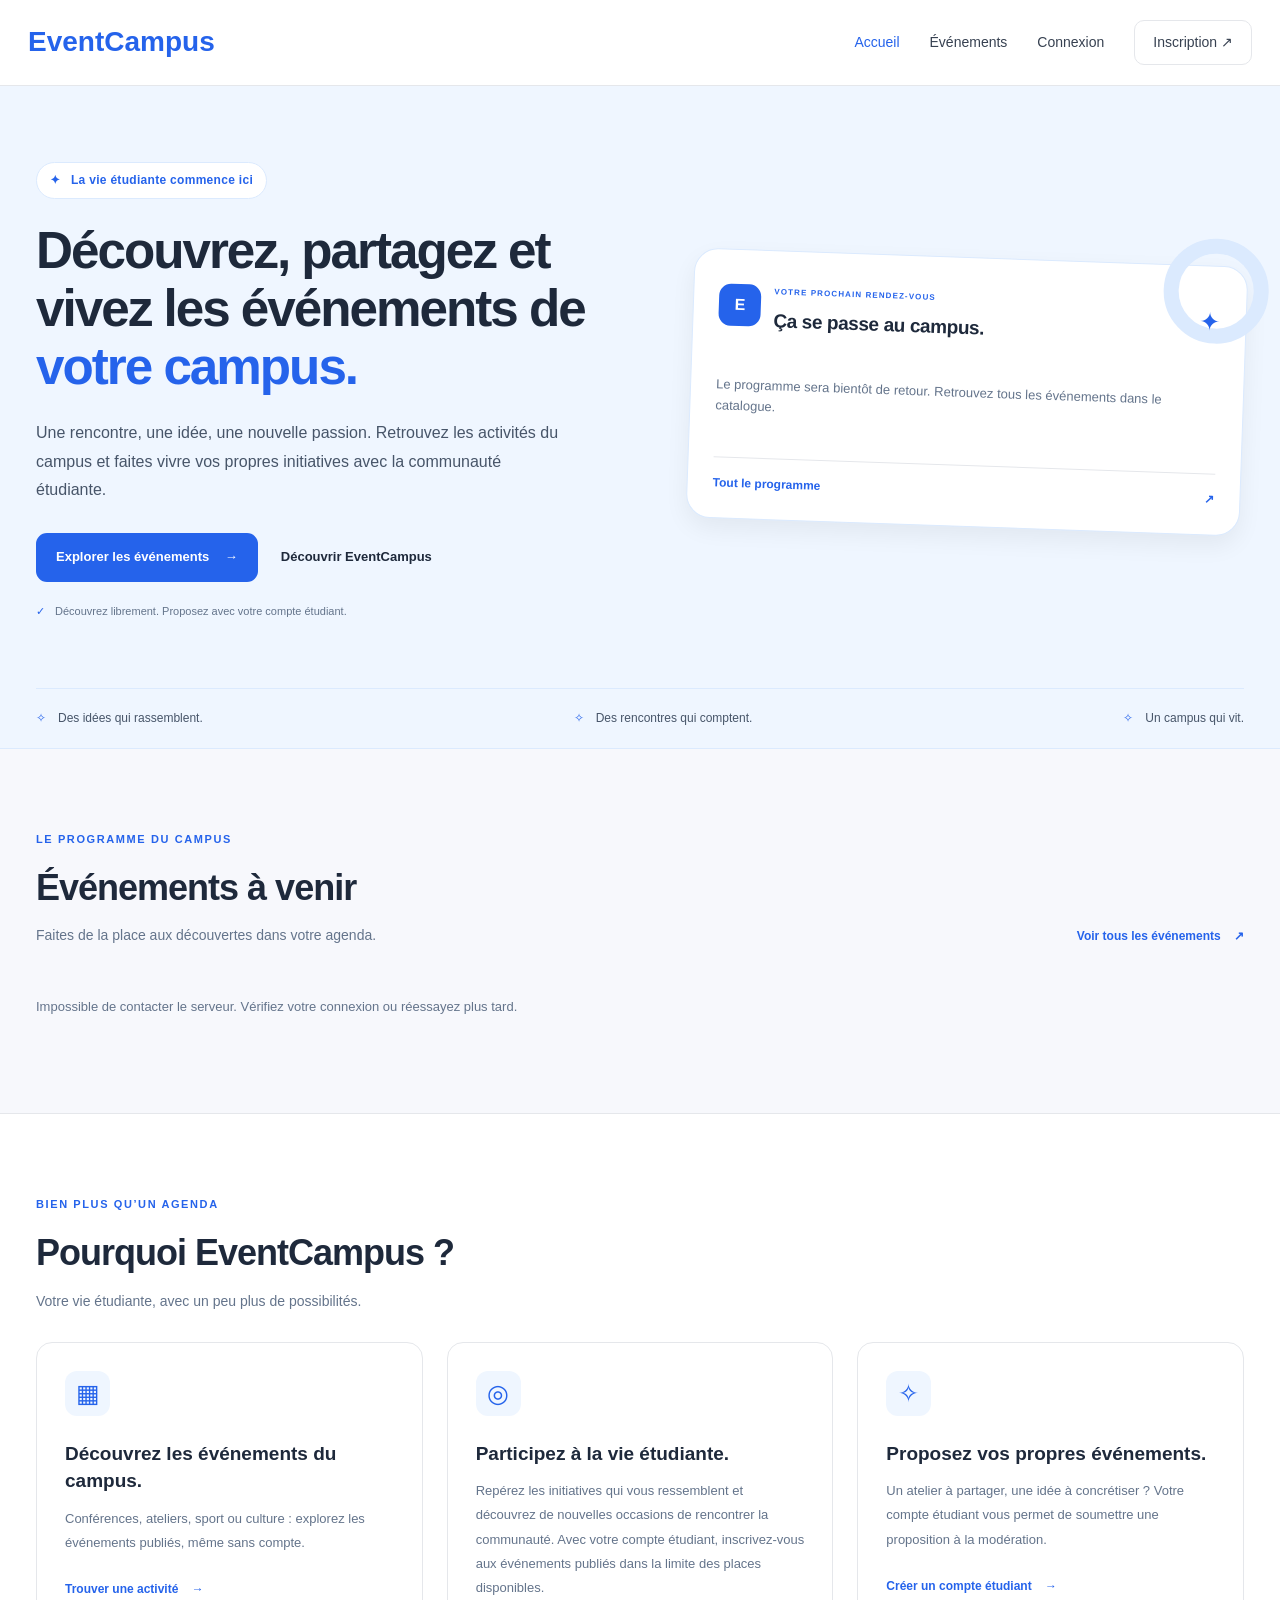
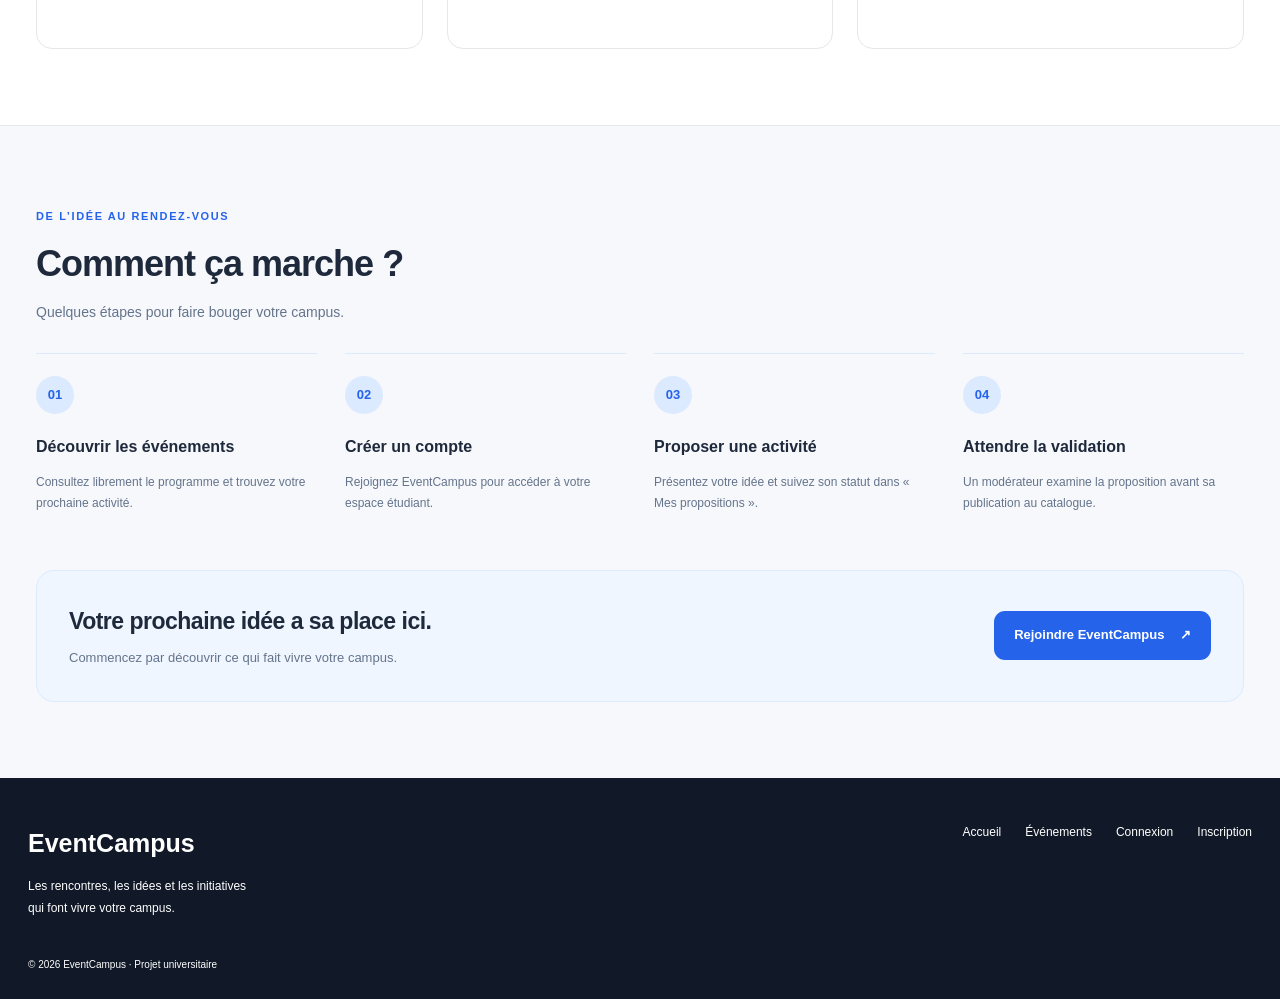
<file: frontend/index.html>
﻿<!DOCTYPE html>
<html lang="fr">
<head>
    <meta charset="UTF-8">
    <meta name="viewport" content="width=device-width, initial-scale=1.0">
    <meta name="description" content="Découvrez les événements de votre campus et proposez vos activités à la communauté étudiante avec EventCampus.">
    <title>EventCampus — La vie étudiante commence ici</title>
    <link rel="stylesheet" href="css/style.css">
    <link rel="stylesheet" href="css/accueil.css">
    <link rel="stylesheet" href="css/header.css">
    <script src="js/header.js" defer></script>
    <script src="js/event-images.js" defer></script>
    <script src="js/main.js" defer></script>
</head>
<body class="home-page">
    <div id="siteHeader"></div>
    <a class="skip-link" href="#contenu">Aller au contenu</a>
    <main id="contenu">
        <section class="home-hero" aria-labelledby="heroTitle">
            <div class="home-hero-inner">
                <div class="hero-copy">
                    <span class="home-eyebrow hero-badge"><span aria-hidden="true">✦</span> La vie étudiante commence ici</span>
                    <h1 id="heroTitle">Découvrez, partagez et vivez les événements de <em>votre campus.</em></h1>
                    <p>Une rencontre, une idée, une nouvelle passion. Retrouvez les activités du campus et faites vivre vos propres initiatives avec la communauté étudiante.</p>
                    <div class="hero-actions">
                        <a href="pages/evenements.html" class="primaryButton">Explorer les événements <span aria-hidden="true">→</span></a>
                        <a href="#pourquoi" class="home-secondary">Découvrir EventCampus</a>
                    </div>
                    <p class="hero-footnote"><span aria-hidden="true">✓</span> Découvrez librement. Proposez avec votre compte étudiant.</p>
                </div>
                <div class="hero-board" aria-labelledby="boardTitle">
                    <div class="board-top"><span class="board-monogram" aria-hidden="true">E</span><div><span class="home-eyebrow">VOTRE PROCHAIN RENDEZ-VOUS</span><h2 id="boardTitle">Ça se passe au campus.</h2></div><span class="board-spark" aria-hidden="true">✦</span></div>
                    <div id="heroEvents" class="hero-events" aria-busy="true"><p class="home-state">Les prochains rendez-vous arrivent...</p></div>
                    <a href="pages/evenements.html" class="board-bottom">Tout le programme <span aria-hidden="true">↗</span></a>
                </div>
            </div>
            <div class="hero-ribbon"><span>Des idées qui rassemblent.</span><span>Des rencontres qui comptent.</span><span>Un campus qui vit.</span></div>
        </section>
        <section class="home-section" id="evenements" aria-labelledby="eventsTitle">
            <div class="home-section-heading"><div><span class="home-eyebrow">LE PROGRAMME DU CAMPUS</span><h2 id="eventsTitle">Événements à venir</h2><p>Faites de la place aux découvertes dans votre agenda.</p></div><a href="pages/evenements.html" class="home-text-link">Voir tous les événements <span aria-hidden="true">↗</span></a></div>
            <p id="homeEventsMessage" class="home-state" role="status" aria-live="polite">Chargement des événements...</p>
            <div class="home-event-grid" id="homeEvents" aria-busy="true"></div>
            <noscript><p class="home-state">Activez JavaScript pour charger les événements. <a href="pages/evenements.html">Accéder au catalogue</a>.</p></noscript>
        </section>
        <section class="home-why" id="pourquoi" aria-labelledby="whyTitle">
            <div class="home-section">
                <div class="home-section-heading"><div><span class="home-eyebrow">BIEN PLUS QU’UN AGENDA</span><h2 id="whyTitle">Pourquoi EventCampus ?</h2><p>Votre vie étudiante, avec un peu plus de possibilités.</p></div></div>
                <div class="home-feature-grid">
                    <article class="home-feature"><span class="feature-icon" aria-hidden="true">▦</span><h3>Découvrez les événements du campus.</h3><p>Conférences, ateliers, sport ou culture : explorez les événements publiés, même sans compte.</p><a href="pages/evenements.html" class="home-text-link">Trouver une activité <span aria-hidden="true">→</span></a></article>
                    <article class="home-feature"><span class="feature-icon" aria-hidden="true">◎</span><h3>Participez à la vie étudiante.</h3><p>Repérez les initiatives qui vous ressemblent et découvrez de nouvelles occasions de rencontrer la communauté. Avec votre compte étudiant, inscrivez-vous aux événements publiés dans la limite des places disponibles.</p></article>
                    <article class="home-feature"><span class="feature-icon" aria-hidden="true">✧</span><h3>Proposez vos propres événements.</h3><p>Un atelier à partager, une idée à concrétiser ? Votre compte étudiant vous permet de soumettre une proposition à la modération.</p><a href="pages/inscription.html" class="home-text-link">Créer un compte étudiant <span aria-hidden="true">→</span></a></article>
                </div>
            </div>
        </section>
        <section class="home-section home-how" aria-labelledby="howTitle">
            <div class="home-section-heading"><div><span class="home-eyebrow">DE L’IDÉE AU RENDEZ-VOUS</span><h2 id="howTitle">Comment ça marche ?</h2><p>Quelques étapes pour faire bouger votre campus.</p></div></div>
            <ol class="home-steps">
                <li><span class="step-number" aria-hidden="true">01</span><h3>Découvrir les événements</h3><p>Consultez librement le programme et trouvez votre prochaine activité.</p></li>
                <li><span class="step-number" aria-hidden="true">02</span><h3>Créer un compte</h3><p>Rejoignez EventCampus pour accéder à votre espace étudiant.</p></li>
                <li><span class="step-number" aria-hidden="true">03</span><h3>Proposer une activité</h3><p>Présentez votre idée et suivez son statut dans « Mes propositions ».</p></li>
                <li><span class="step-number" aria-hidden="true">04</span><h3>Attendre la validation</h3><p>Un modérateur examine la proposition avant sa publication au catalogue.</p></li>
            </ol>
            <div class="home-invitation"><div><h3>Votre prochaine idée a sa place ici.</h3><p>Commencez par découvrir ce qui fait vivre votre campus.</p></div><a href="pages/inscription.html" class="primaryButton">Rejoindre EventCampus <span aria-hidden="true">↗</span></a></div>
        </section>
    </main>
    <footer class="home-footer">
        <div><a class="footer-brand" href="index.html">EventCampus</a><p>Les rencontres, les idées et les initiatives<br>qui font vivre votre campus.</p></div>
        <nav aria-label="Navigation de pied de page"><a href="index.html">Accueil</a><a href="pages/evenements.html">Événements</a><a href="pages/connexion.html">Connexion</a><a href="pages/inscription.html">Inscription</a></nav>
        <p class="footer-note">© <span id="homeYear">2026</span> EventCampus · Projet universitaire</p>
    </footer>
</body>
</html>
</file>
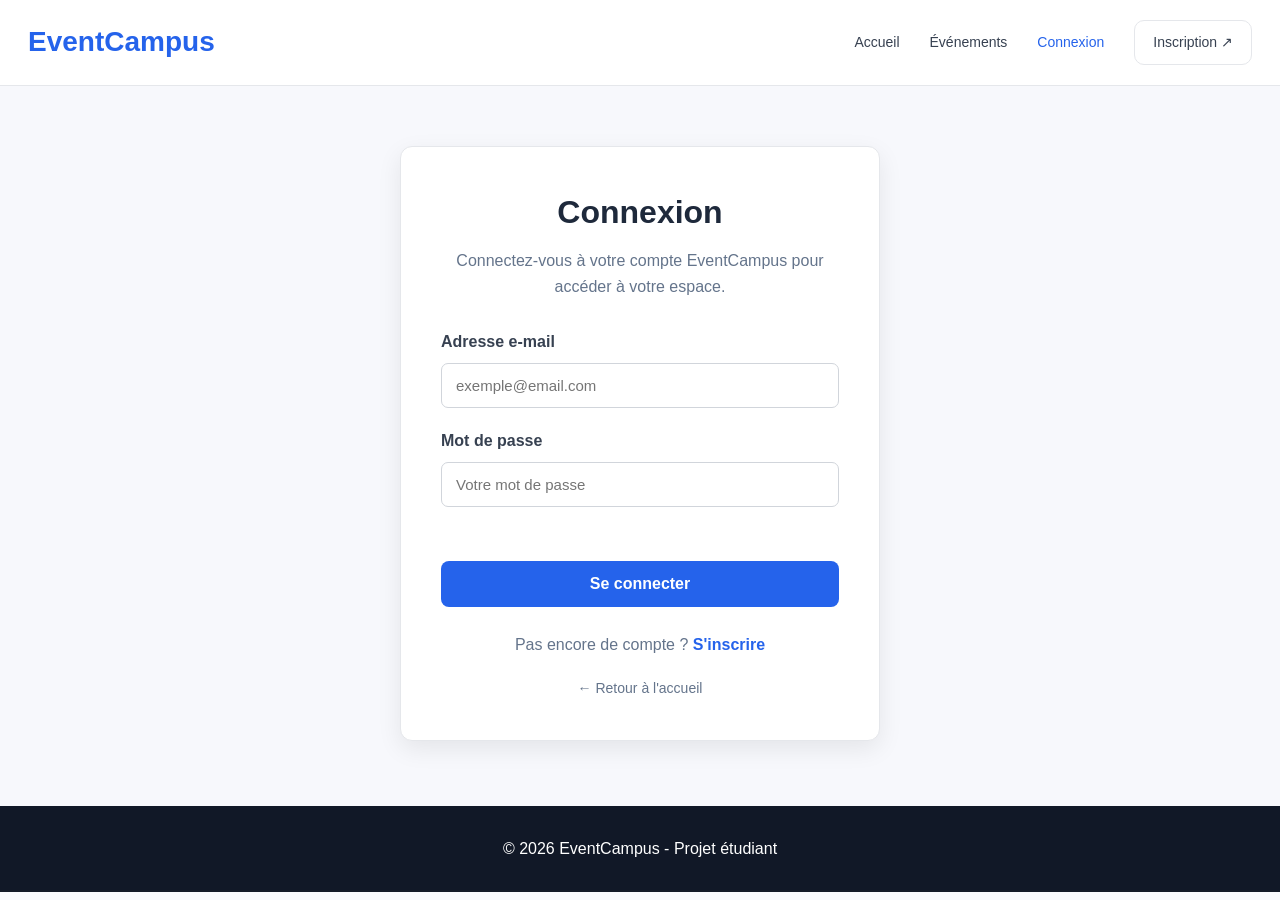
<file: frontend/pages/connexion.html>
<!DOCTYPE html>
<html lang="fr">

<head>
    <meta charset="UTF-8">
    <meta name="viewport" content="width=device-width, initial-scale=1.0">

    <title>Connexion - EventCampus</title>

    <!-- CSS global -->
    <link rel="stylesheet" href="../css/style.css">

    <!-- CSS spécifique à l'authentification -->
    <link rel="stylesheet" href="../css/auth.css">
    <link rel="stylesheet" href="../css/header.css">
    <script src="../js/header.js" defer></script>
</head>

<body>
    <div id="siteHeader"></div>

    <!-- =========================
         HEADER
         ========================= -->


    <!-- =========================
         MAIN
         ========================= -->

    <main>

        <section class="authSection">

            <div class="authCard">

                <h1>
                    Connexion
                </h1>

                <p class="authDescription">
                    Connectez-vous à votre compte EventCampus
                    pour accéder à votre espace.
                </p>


                <!-- Formulaire -->

                <form id="loginForm">


                    <!-- Email -->

                    <div class="formGroup">

                        <label for="email">
                            Adresse e-mail
                        </label>

                        <input
                            type="email"
                            id="email"
                            name="email"
                            placeholder="exemple@email.com"
                            required
                        >

                    </div>


                    <!-- Mot de passe -->

                    <div class="formGroup">

                        <label for="password">
                            Mot de passe
                        </label>

                        <input
                            type="password"
                            id="password"
                            name="password"
                            placeholder="Votre mot de passe"
                            required
                        >

                    </div>


                    <!-- Message -->

                    <p
                        id="loginMessage"
                        class="formMessage"
                    ></p>


                    <!-- Bouton -->

                    <button
                        type="submit"
                        class="primaryButton authButton"
                    >
                        Se connecter
                    </button>

                </form>


                <!-- Inscription -->

                <p class="authFooter">

                    Pas encore de compte ?

                    <a href="inscription.html">
                        S'inscrire
                    </a>

                </p>


                <!-- Retour accueil -->

                <a
                    href="../index.html"
                    class="backLink"
                >
                    ← Retour à l'accueil
                </a>

            </div>

        </section>

    </main>


    <!-- =========================
         FOOTER
         ========================= -->

    <footer>

        <p>
            © 2026 EventCampus - Projet étudiant
        </p>

    </footer>

    <script src="../js/auth.js"></script>

</body>

</html>
</file>
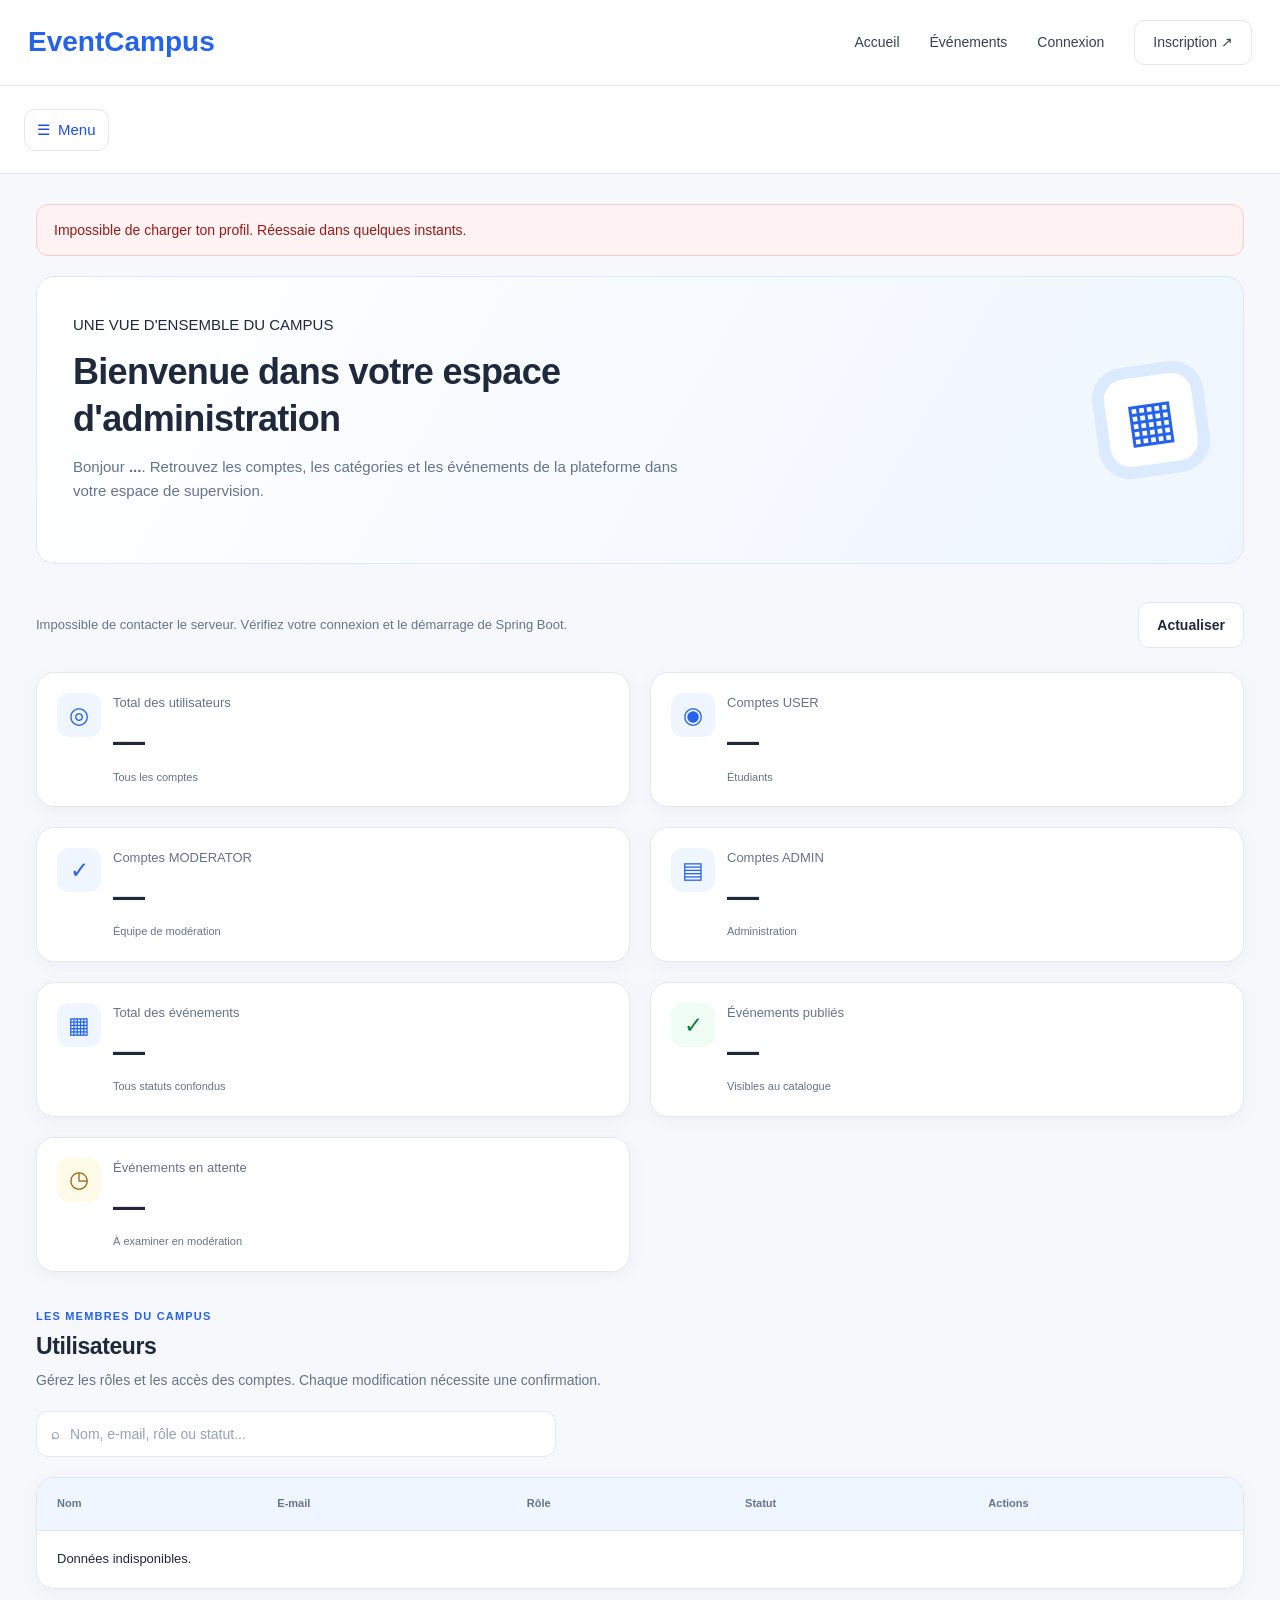
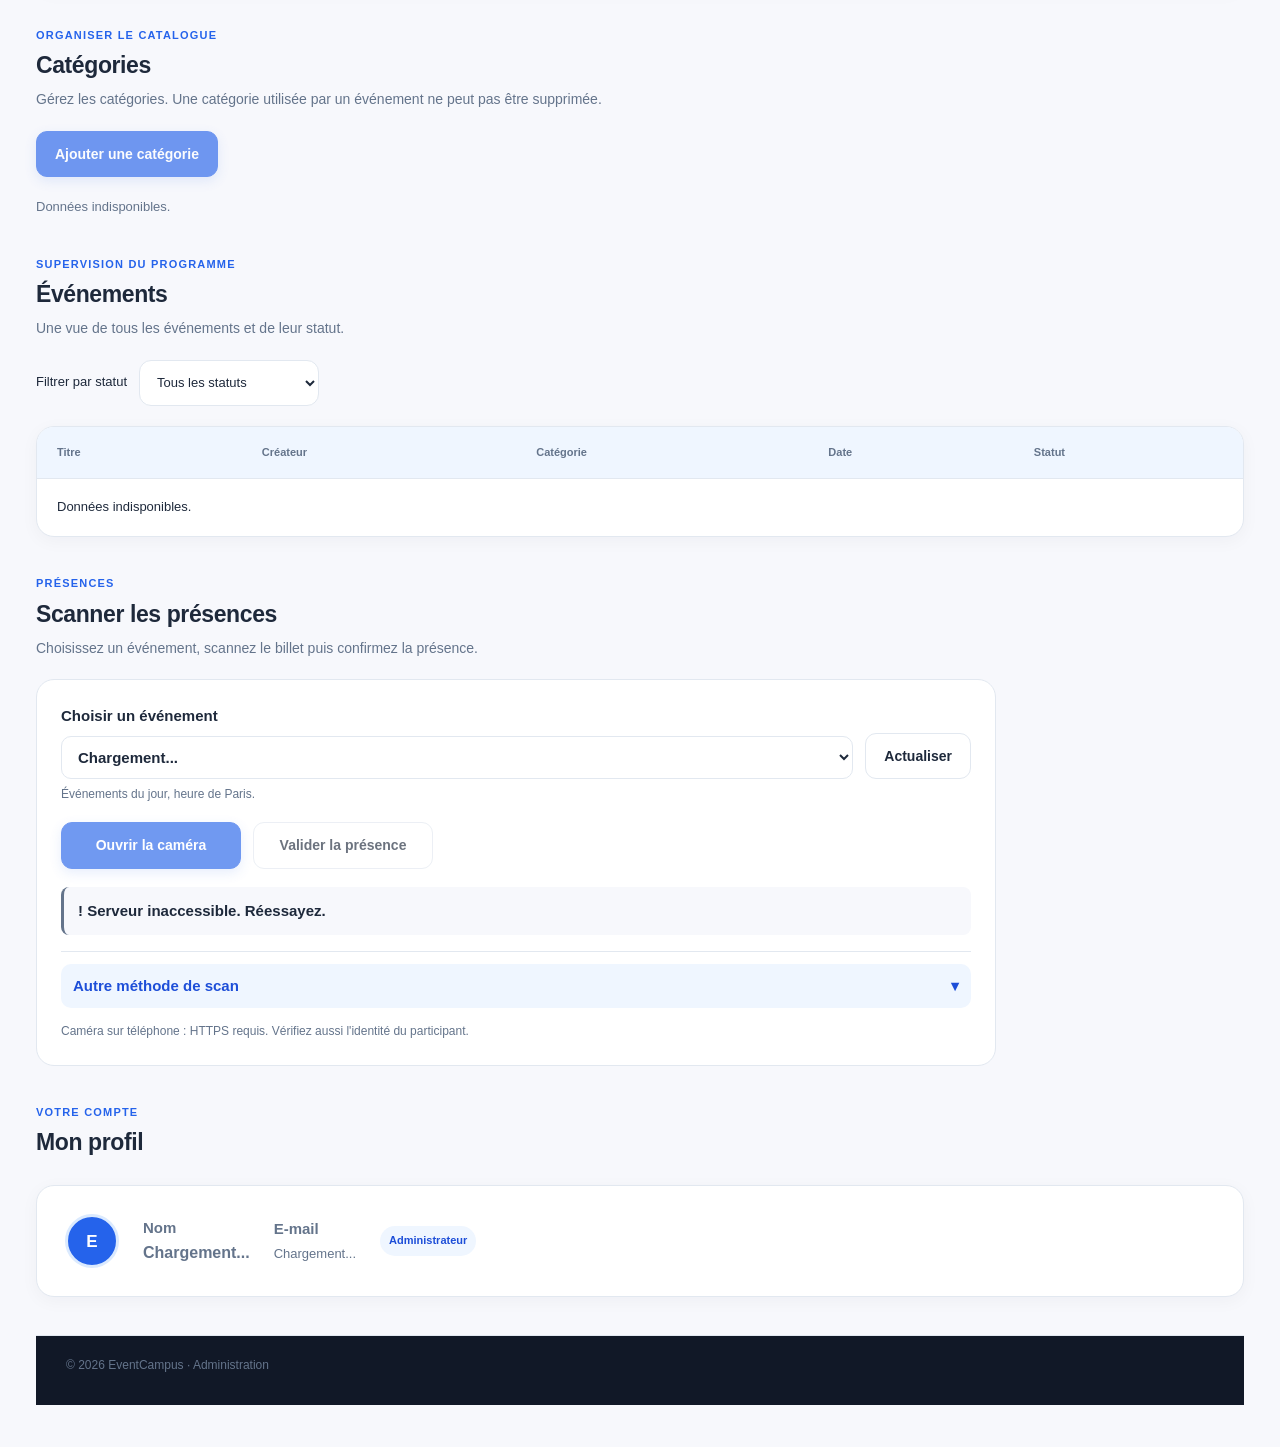
<file: frontend/pages/espace-admin.html>
<!DOCTYPE html>
<html lang="fr" data-required-role="ADMIN">
<head>
    <meta charset="UTF-8">
    <meta name="viewport" content="width=device-width, initial-scale=1.0">
    <title>Espace administrateur | EventCampus</title>
    <link rel="stylesheet" href="../css/style.css">
    <link rel="stylesheet" href="../css/espace.css">
    <link rel="stylesheet" href="../css/moderator.css">
    <link rel="stylesheet" href="../css/admin.css">
    <link rel="stylesheet" href="../css/header.css">
    <script src="../js/header.js" defer></script>
    <script src="../js/espace.js" defer></script>
    <script src="../js/admin.js" defer></script>
    <link rel="stylesheet" href="../css/qr-scanner.css">
    <script src="../js/qr-scanner.js" defer></script>
</head>
<body class="moderator-dashboard admin-dashboard">
    <div id="siteHeader"></div>
<div class="dashboard-layout horizontal-dashboard">
    <div class="dashboard-header" role="region" aria-label="Navigation de votre espace">

<button type="button" id="menuToggle" class="menu-toggle" aria-label="Ouvrir le menu" aria-controls="dashboardNavigation" aria-expanded="false"><span aria-hidden="true">&#9776;</span><span>Menu</span></button>
<nav class="header-nav" id="dashboardNavigation" aria-label="Navigation de l'administration">
            <a href="#accueil" class="nav-link active"><span aria-hidden="true">⌂</span><span>Tableau de bord</span></a>
            <a href="#utilisateurs" class="nav-link"><span aria-hidden="true">◎</span><span>Utilisateurs</span></a>
            <a href="#categories" class="nav-link"><span aria-hidden="true">▤</span><span>Catégories</span></a>
            <a href="#evenements" class="nav-link"><span aria-hidden="true">▦</span><span>Événements</span></a>
            <a href="#profil" class="nav-link"><span aria-hidden="true">◉</span><span>Mon profil</span></a>
            <a href="#scanner" class="nav-link"><span aria-hidden="true">&#9638;</span><span>Scanner les pr&eacute;sences</span></a>
</nav>
</div>
    <main class="dashboard-main">

        <div class="dashboard-content">
            <div id="dashboardAlert" role="alert" hidden></div>
            <section id="accueil" class="moderator-welcome dashboard-section">
                <div><span class="welcome-eyebrow">UNE VUE D'ENSEMBLE DU CAMPUS</span><h1>Bienvenue dans votre espace d'administration</h1><p>Bonjour <strong id="welcomeName">...</strong>. Retrouvez les comptes, les catégories et les événements de la plateforme dans votre espace de supervision.</p></div>
                <div class="moderator-welcome-mark" aria-hidden="true">▦</div>
            </section>
            <div class="admin-load-bar"><p id="adminMessage" role="status" aria-live="polite">Chargement du tableau de bord...</p><button type="button" class="secondary-button" id="reloadAdmin">Actualiser</button></div>
            <section class="admin-stats" aria-label="Statistiques de la plateforme" id="adminStats" aria-busy="true">
                <article class="moderator-stat"><span class="stat-icon" aria-hidden="true">◎</span><div><p>Total des utilisateurs</p><strong data-stat="totalUsers">—</strong><small>Tous les comptes</small></div></article>
                <article class="moderator-stat"><span class="stat-icon" aria-hidden="true">◉</span><div><p>Comptes USER</p><strong data-stat="userAccounts">—</strong><small>Étudiants</small></div></article>
                <article class="moderator-stat"><span class="stat-icon" aria-hidden="true">✓</span><div><p>Comptes MODERATOR</p><strong data-stat="moderatorAccounts">—</strong><small>Équipe de modération</small></div></article>
                <article class="moderator-stat"><span class="stat-icon" aria-hidden="true">▤</span><div><p>Comptes ADMIN</p><strong data-stat="adminAccounts">—</strong><small>Administration</small></div></article>
                <article class="moderator-stat"><span class="stat-icon" aria-hidden="true">▦</span><div><p>Total des événements</p><strong data-stat="totalEvents">—</strong><small>Tous statuts confondus</small></div></article>
                <article class="moderator-stat"><span class="stat-icon stat-success" aria-hidden="true">✓</span><div><p>Événements publiés</p><strong data-stat="publishedEvents">—</strong><small>Visibles au catalogue</small></div></article>
                <article class="moderator-stat"><span class="stat-icon stat-warning" aria-hidden="true">◷</span><div><p>Événements en attente</p><strong data-stat="pendingEvents">—</strong><small>À examiner en modération</small></div></article>
            </section>
            <section id="utilisateurs" class="dashboard-section">
                <div class="section-heading"><div><span class="section-eyebrow">LES MEMBRES DU CAMPUS</span><h2>Utilisateurs</h2><p class="section-description">Gérez les rôles et les accès des comptes. Chaque modification nécessite une confirmation.</p></div></div>
                <label class="event-search admin-search"><span aria-hidden="true">⌕</span><input id="adminUserSearch" type="search" placeholder="Nom, e-mail, rôle ou statut..." aria-label="Rechercher un utilisateur"></label>
                <div class="admin-table-wrap"><table><caption class="sr-only">Comptes existants</caption><thead><tr><th scope="col">Nom</th><th scope="col">E-mail</th><th scope="col">Rôle</th><th scope="col">Statut</th><th scope="col">Actions</th></tr></thead><tbody id="adminUsers"><tr><td colspan="5">Chargement...</td></tr></tbody></table></div>
            </section>
            <section id="categories" class="dashboard-section">
                <div class="section-heading"><div><span class="section-eyebrow">ORGANISER LE CATALOGUE</span><h2>Catégories</h2><p class="section-description">Gérez les catégories. Une catégorie utilisée par un événement ne peut pas être supprimée.</p></div></div>
                <button type="button" class="primary-button" id="addCategory" disabled>Ajouter une catégorie</button>
                <div id="adminCategories" class="admin-category-grid"><p>Chargement...</p></div>
            </section>
            <section id="evenements" class="dashboard-section">
                <div class="section-heading"><div><span class="section-eyebrow">SUPERVISION DU PROGRAMME</span><h2>Événements</h2><p class="section-description">Une vue de tous les événements et de leur statut.</p></div></div>
                <label class="event-filter admin-filter"><span>Filtrer par statut</span><select id="adminStatusFilter"><option value="">Tous les statuts</option></select></label>
                <div class="admin-table-wrap"><table><caption class="sr-only">Événements du campus</caption><thead><tr><th scope="col">Titre</th><th scope="col">Créateur</th><th scope="col">Catégorie</th><th scope="col">Date</th><th scope="col">Statut</th></tr></thead><tbody id="adminEvents"><tr><td colspan="5">Chargement...</td></tr></tbody></table></div>
            </section>
            <section id="scanner" class="dashboard-section" aria-labelledby="scannerTitle">
    <div class="section-heading"><div><span class="section-eyebrow">PR&Eacute;SENCES</span><h2 id="scannerTitle">Scanner les pr&eacute;sences</h2><p class="section-description">Choisissez un &eacute;v&eacute;nement, scannez le billet puis confirmez la pr&eacute;sence.</p></div></div>
    <div class="qr-scanner-panel">
        <div class="qr-scanner-event"><label for="scanEvent">Choisir un &eacute;v&eacute;nement<select id="scanEvent" aria-describedby="scanEventHint"><option value="">Chargement...</option></select></label><button type="button" id="scanRefresh" class="secondary-button">Actualiser</button></div>
        <p id="scanEventHint" class="qr-scanner-hint">&Eacute;v&eacute;nements du jour, heure de Paris.</p>
        <div class="qr-scanner-actions"><button type="button" id="scanStart" class="primary-button" disabled>Ouvrir la cam&eacute;ra</button><button type="button" id="scanConfirm" class="secondary-button" disabled>Valider la pr&eacute;sence</button><button type="button" id="scanStop" class="secondary-button" hidden>Arr&ecirc;ter la cam&eacute;ra</button></div>
        <video id="scanVideo" autoplay muted playsinline hidden aria-label="Aper&ccedil;u de la cam&eacute;ra pour lire le QR code"></video>
        <button type="button" id="scanCapture" class="primary-button" hidden>Photographier et valider</button>
        <div class="qr-scanner-feedback"><p id="scanStatus" role="status" aria-live="polite" aria-atomic="true">Chargement...</p><p id="scanResult" aria-live="polite" aria-atomic="true"></p></div>
        <details id="scanAlternative" class="qr-scanner-alternative"><summary>Autre m&eacute;thode de scan <span aria-hidden="true">&#9662;</span></summary>
            <form id="scanImageForm"><label for="scanImage">Importer une photo du QR code<input id="scanImage" type="file" accept="image/png,image/jpeg" required aria-describedby="scanImageHint"></label><p id="scanImageHint" class="qr-scanner-hint">PNG ou JPEG, 5 Mo maximum.</p><button type="submit" class="secondary-button" disabled>V&eacute;rifier la photo et enregistrer la pr&eacute;sence</button></form>
        </details>
        <p class="qr-scanner-hint qr-scanner-note">Cam&eacute;ra sur t&eacute;l&eacute;phone : HTTPS requis. V&eacute;rifiez aussi l'identit&eacute; du participant.</p>
    </div>
</section>

<section id="profil" class="dashboard-section">
                <div class="section-heading"><div><span class="section-eyebrow">VOTRE COMPTE</span><h2>Mon profil</h2></div></div>
                <div class="moderator-panel moderator-profile"><div id="profileAvatar" aria-hidden="true">E</div><p><strong>Nom</strong><br><span id="userFullName">Chargement...</span></p><p><strong>E-mail</strong><br><span id="userEmail">Chargement...</span></p><span class="event-status status-upcoming">Administrateur</span></div>
            </section>
            <footer class="dashboard-footer"><p>© <span id="currentYear"></span> EventCampus · Administration</p></footer>
        </div>
    </main>

</div>
    <dialog id="userActionDialog" class="admin-dialog" aria-labelledby="userActionTitle">
        <form id="userActionForm">
            <span class="section-eyebrow">GESTION DES ACCÈS</span>
            <h2 id="userActionTitle">Modifier le rôle</h2>
            <p id="userActionDetails"></p>
            <label id="userRoleLabel">Nouveau rôle<select id="userRoleSelect"><option>USER</option><option>MODERATOR</option><option>ADMIN</option></select></label>
            <p id="userActionMessage" role="status" aria-live="polite"></p>
            <div class="event-card-footer"><button type="button" class="secondary-button" id="cancelUserAction">Annuler</button><button type="submit" class="primary-button" id="confirmUserAction">Confirmer</button></div>
        </form>
    </dialog>
    <dialog id="categoryDialog" class="admin-dialog" aria-labelledby="categoryDialogTitle">
        <form id="categoryForm">
            <span class="section-eyebrow">CATÉGORIES DU CAMPUS</span>
            <h2 id="categoryDialogTitle">Ajouter une catégorie</h2>
            <p id="categoryDialogDetails"></p>
            <div id="categoryFields">
                <label>Nom<input id="categoryName" required maxlength="100" autocomplete="off"></label>
                <label>Description facultative<textarea id="categoryDescription" maxlength="255" rows="4"></textarea></label>
            </div>
            <p id="categoryDialogMessage" role="status" aria-live="polite"></p>
            <div class="event-card-footer"><button type="button" class="secondary-button" id="cancelCategory">Annuler</button><button type="submit" class="primary-button" id="confirmCategory">Confirmer l'enregistrement</button></div>
        </form>
    </dialog>
</body>
</html>
</file>
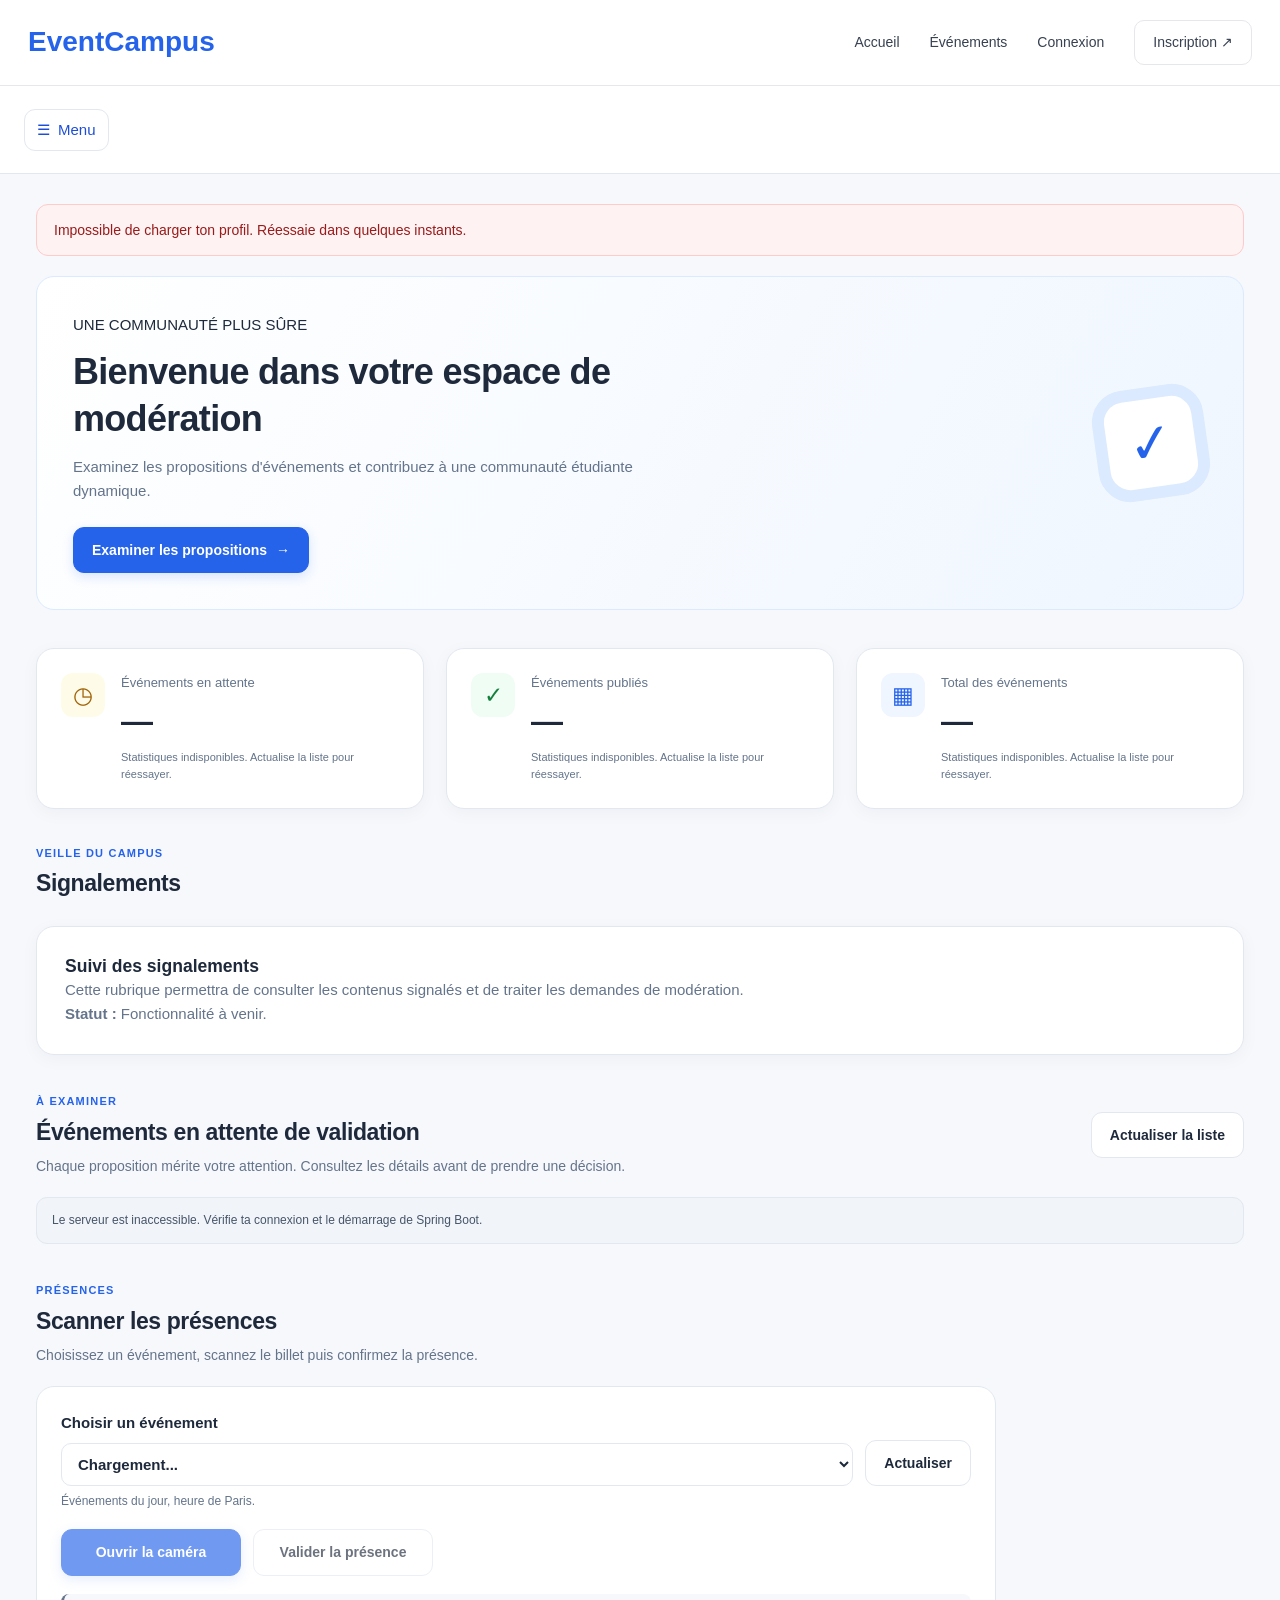
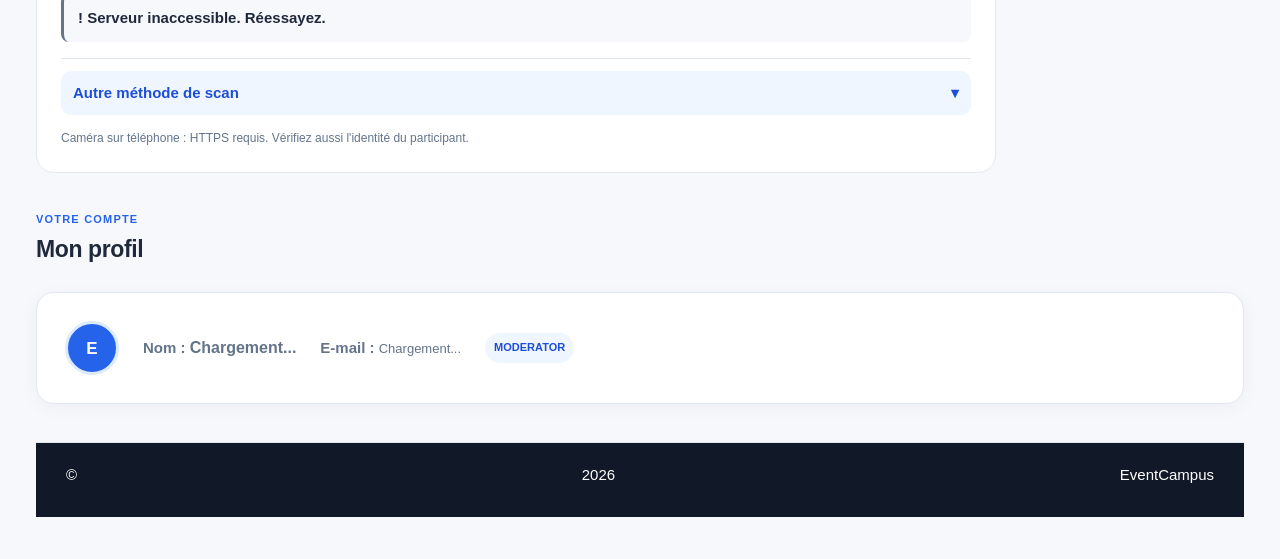
<file: frontend/pages/espace-moderator.html>
<!DOCTYPE html>
<html lang="fr" data-required-role="MODERATOR">
<head>
    <meta charset="UTF-8">
    <meta name="viewport" content="width=device-width, initial-scale=1.0">

    <title>Espace modérateur | EventCampus</title>

    <link rel="stylesheet" href="../css/style.css">
    <link rel="stylesheet" href="../css/espace.css">
    <link rel="stylesheet" href="../css/moderator.css">

    <link rel="stylesheet" href="../css/header.css">
    <script src="../js/header.js" defer></script>
    <script src="../js/espace.js" defer></script>
    <script src="../js/moderator-events.js" defer></script>
    <link rel="stylesheet" href="../css/qr-scanner.css">
    <script src="../js/qr-scanner.js" defer></script>
</head>

<body class="moderator-dashboard">
    <div id="siteHeader"></div>
    <div class="dashboard-layout horizontal-dashboard">

        <div class="dashboard-header" role="region" aria-label="Navigation de votre espace">

<button type="button" id="menuToggle" class="menu-toggle" aria-label="Ouvrir le menu" aria-controls="dashboardNavigation" aria-expanded="false"><span aria-hidden="true">&#9776;</span><span>Menu</span></button>
<nav class="header-nav" id="dashboardNavigation" aria-label="Navigation de modération">
                <a href="#accueil" class="nav-link active"><span aria-hidden="true">⌂</span><span>Accueil</span></a>
                <a href="#signalements" class="nav-link"><span aria-hidden="true">⚑</span><span>Signalements</span></a>
                <a href="#evenements" class="nav-link"><span aria-hidden="true">▦</span><span>Événements en attente</span></a>
                <a href="#profil" class="nav-link"><span aria-hidden="true">◎</span><span>Mon profil</span></a>
                <a href="#scanner" class="nav-link"><span aria-hidden="true">&#9638;</span><span>Scanner les pr&eacute;sences</span></a>
</nav>
</div>

        <main class="dashboard-main">



            <div class="dashboard-content">
            <div id="dashboardAlert" role="alert" hidden></div>

            <section id="accueil" class="moderator-welcome dashboard-section">
                <div>
                    <span class="welcome-eyebrow">UNE COMMUNAUTÉ PLUS SÛRE</span>
                    <h1>Bienvenue dans votre espace de modération</h1>
                    <p>Examinez les propositions d'événements et contribuez à une communauté étudiante dynamique.</p>
                    <a href="#evenements" class="primary-button">Examiner les propositions <span aria-hidden="true">→</span></a>
                </div>
                <div class="moderator-welcome-mark" aria-hidden="true">✓</div>
            </section>

            <section class="moderator-stats" aria-label="Statistiques des événements">
                <article class="moderator-stat"><span class="stat-icon stat-warning" aria-hidden="true">◷</span><div><p>Événements en attente</p><strong id="pendingCount">—</strong><small id="pendingCountNote">Propositions à examiner</small></div></article>
                <article class="moderator-stat"><span class="stat-icon stat-success" aria-hidden="true">✓</span><div><p>Événements publiés</p><strong id="publishedCount">—</strong><small id="publishedCountNote">Chargement du catalogue</small></div></article>
                <article class="moderator-stat"><span class="stat-icon" aria-hidden="true">▦</span><div><p>Total des événements</p><strong id="totalCount">—</strong><small id="totalCountNote">Chargement des statistiques</small></div></article>
            </section>

            <section id="signalements" class="dashboard-section">
                <div class="section-heading"><div><span class="section-eyebrow">VEILLE DU CAMPUS</span><h2>Signalements</h2></div></div>

                <div class="moderator-panel moderator-coming-soon">
                    <h3>Suivi des signalements</h3>

                    <p>
                        Cette rubrique permettra de consulter les contenus
                        signalés et de traiter les demandes de modération.
                    </p>

                    <p>
                        <strong>Statut :</strong>
                        Fonctionnalité à venir.
                    </p>
                </div>
            </section>

            <section id="evenements" class="dashboard-section">
                <div class="section-heading moderator-section-heading"><div><span class="section-eyebrow">À EXAMINER</span><h2>Événements en attente de validation</h2><p class="section-description">Chaque proposition mérite votre attention. Consultez les détails avant de prendre une décision.</p></div>
                <button type="button" class="secondary-button" id="refreshPending">Actualiser la liste</button></div>
                <p class="demo-notice" id="moderationMessage" role="status" aria-live="polite"></p>
                <div class="event-grid" id="pendingEvents" aria-busy="true"></div>
            </section>

            <section id="scanner" class="dashboard-section" aria-labelledby="scannerTitle">
    <div class="section-heading"><div><span class="section-eyebrow">PR&Eacute;SENCES</span><h2 id="scannerTitle">Scanner les pr&eacute;sences</h2><p class="section-description">Choisissez un &eacute;v&eacute;nement, scannez le billet puis confirmez la pr&eacute;sence.</p></div></div>
    <div class="qr-scanner-panel">
        <div class="qr-scanner-event"><label for="scanEvent">Choisir un &eacute;v&eacute;nement<select id="scanEvent" aria-describedby="scanEventHint"><option value="">Chargement...</option></select></label><button type="button" id="scanRefresh" class="secondary-button">Actualiser</button></div>
        <p id="scanEventHint" class="qr-scanner-hint">&Eacute;v&eacute;nements du jour, heure de Paris.</p>
        <div class="qr-scanner-actions"><button type="button" id="scanStart" class="primary-button" disabled>Ouvrir la cam&eacute;ra</button><button type="button" id="scanConfirm" class="secondary-button" disabled>Valider la pr&eacute;sence</button><button type="button" id="scanStop" class="secondary-button" hidden>Arr&ecirc;ter la cam&eacute;ra</button></div>
        <video id="scanVideo" autoplay muted playsinline hidden aria-label="Aper&ccedil;u de la cam&eacute;ra pour lire le QR code"></video>
        <button type="button" id="scanCapture" class="primary-button" hidden>Photographier et valider</button>
        <div class="qr-scanner-feedback"><p id="scanStatus" role="status" aria-live="polite" aria-atomic="true">Chargement...</p><p id="scanResult" aria-live="polite" aria-atomic="true"></p></div>
        <details id="scanAlternative" class="qr-scanner-alternative"><summary>Autre m&eacute;thode de scan <span aria-hidden="true">&#9662;</span></summary>
            <form id="scanImageForm"><label for="scanImage">Importer une photo du QR code<input id="scanImage" type="file" accept="image/png,image/jpeg" required aria-describedby="scanImageHint"></label><p id="scanImageHint" class="qr-scanner-hint">PNG ou JPEG, 5 Mo maximum.</p><button type="submit" class="secondary-button" disabled>V&eacute;rifier la photo et enregistrer la pr&eacute;sence</button></form>
        </details>
        <p class="qr-scanner-hint qr-scanner-note">Cam&eacute;ra sur t&eacute;l&eacute;phone : HTTPS requis. V&eacute;rifiez aussi l'identit&eacute; du participant.</p>
    </div>
</section>

<section id="profil" class="dashboard-section">
                <div class="section-heading"><div><span class="section-eyebrow">VOTRE COMPTE</span><h2>Mon profil</h2></div></div>

                <div class="moderator-panel moderator-profile">
                    <div class="avatar" id="profileAvatar">E</div>

                    <p>
                        <strong>Nom :</strong>
                        <span id="userFullName">Chargement...</span>
                    </p>

                    <p>
                        <strong>E-mail :</strong>
                        <span id="userEmail">Chargement...</span>
                    </p>
                    <span class="event-status status-upcoming">MODERATOR</span>
                </div>
            </section>

            <footer class="dashboard-footer">
                © <span id="currentYear"></span> EventCampus
            </footer>
            </div>

        </main>



    </div>
    <dialog id="moderationConfirmDialog" class="moderation-dialog" aria-labelledby="moderationConfirmTitle" aria-describedby="moderationConfirmEvent moderationConfirmDescription">
        <form id="moderationConfirmForm">
            <span class="section-eyebrow">MODÉRATION</span>
            <h2 id="moderationConfirmTitle">Confirmer la publication</h2>
            <p id="moderationConfirmEvent" class="moderation-dialog-event"></p>
            <p id="moderationConfirmDescription">Voulez-vous accepter et publier cet événement ? Cette action est définitive.</p>
            <p id="moderationConfirmStatus" role="status" aria-live="polite" aria-atomic="true"></p>
            <div class="moderation-dialog-actions">
                <button type="button" id="moderationConfirmCancel" class="secondary-button" autofocus>Annuler</button>
                <button type="submit" id="moderationConfirmSubmit" class="primary-button">Confirmer la publication</button>
            </div>
        </form>
    </dialog>
</body>
</html>
</file>
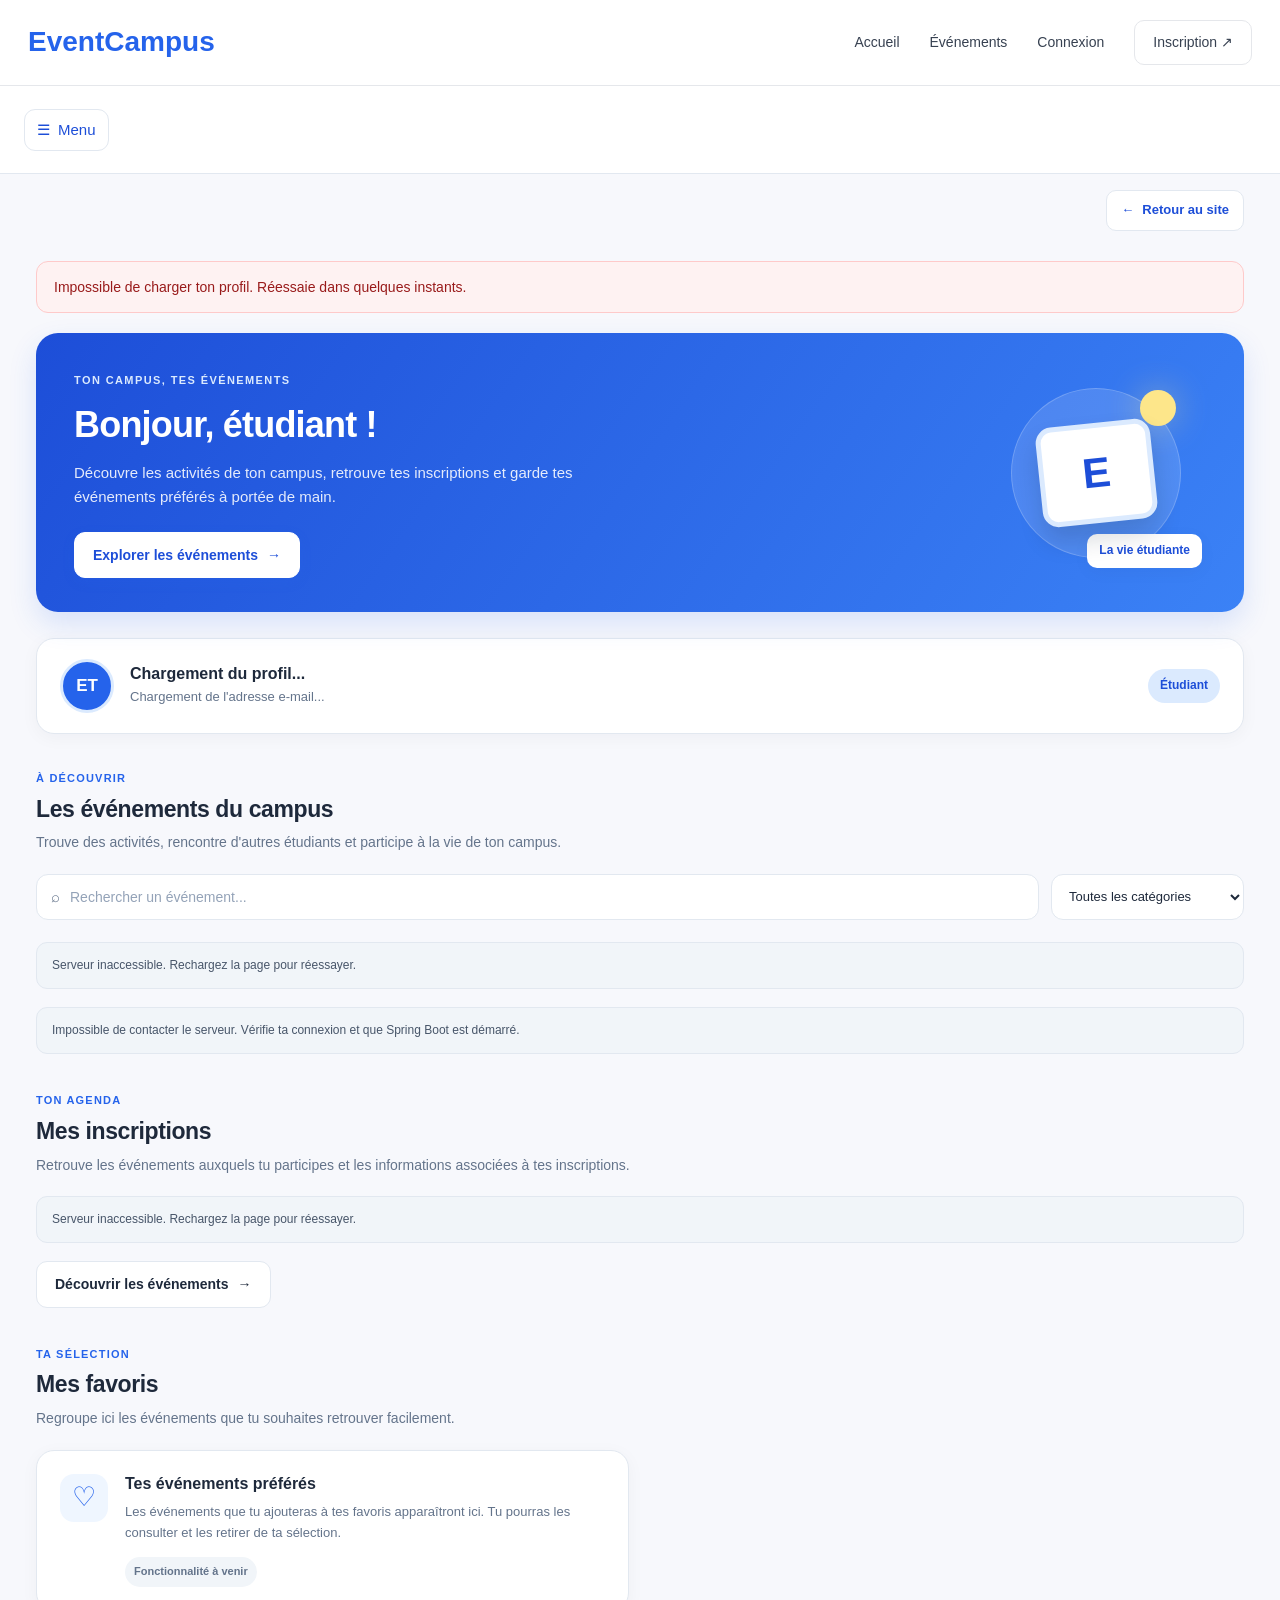
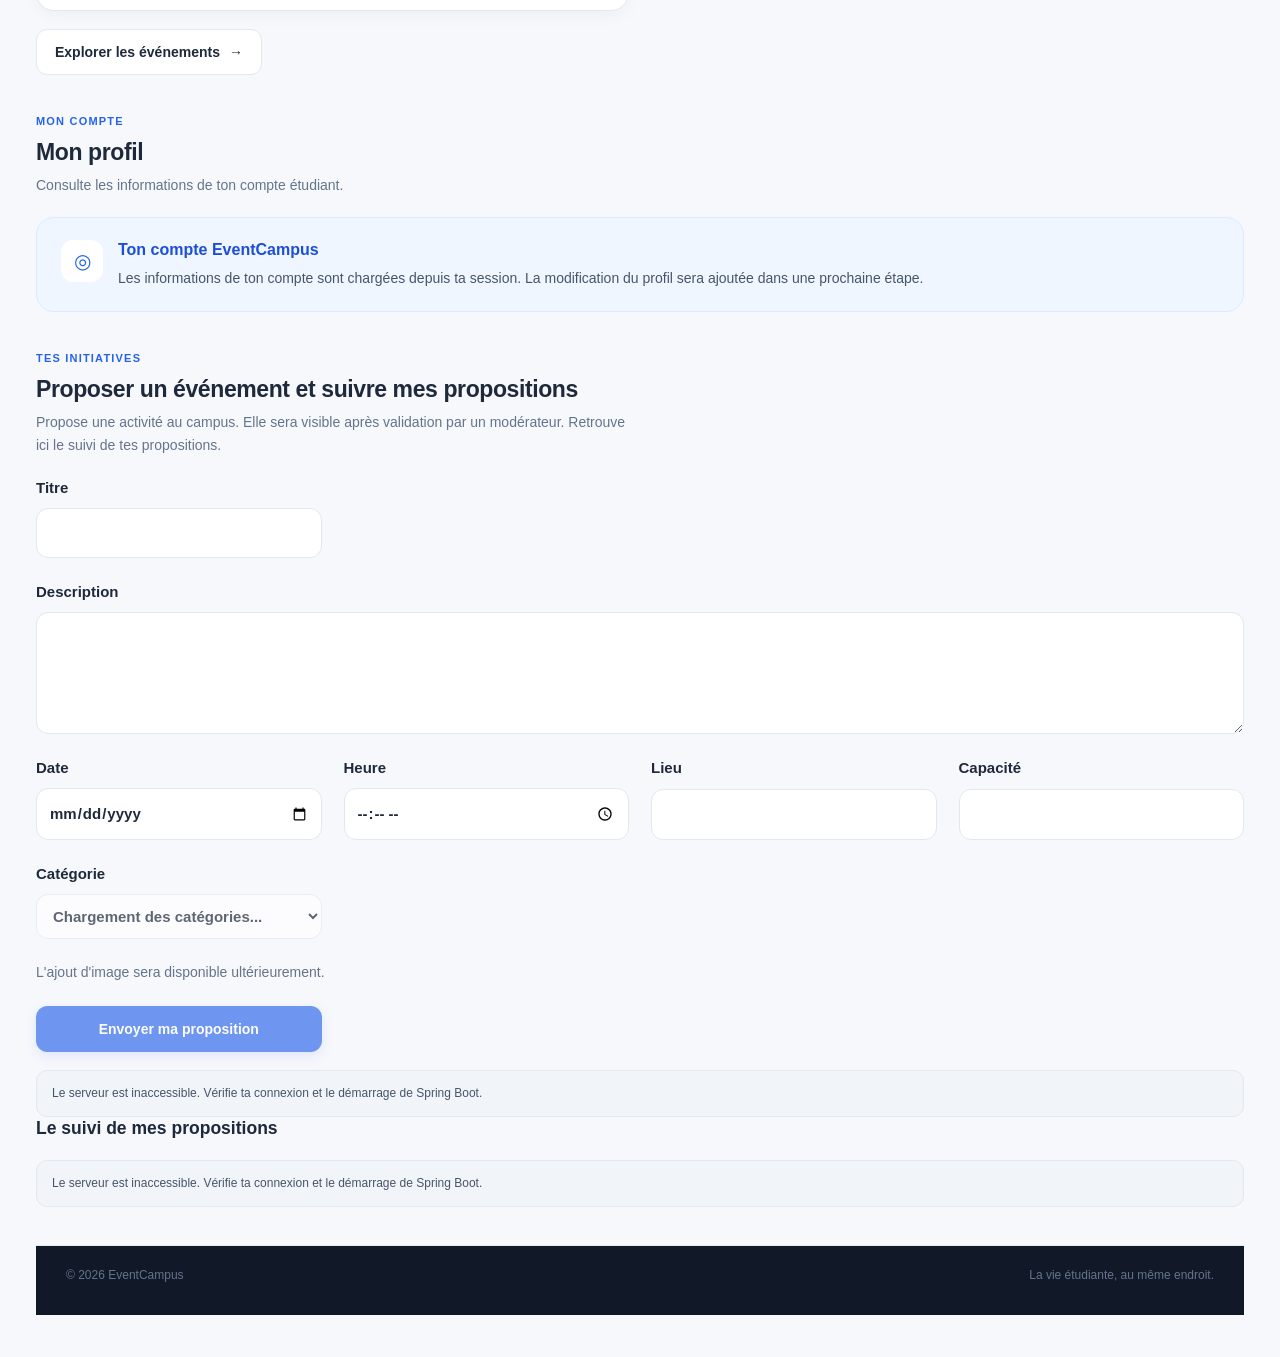
<file: frontend/pages/espace-user.html>
<!DOCTYPE html>
<html lang="fr" data-required-role="USER">
<head>
    <meta charset="UTF-8">
    <meta name="viewport" content="width=device-width, initial-scale=1.0">

    <title>Mon espace étudiant | EventCampus</title>
    <meta
        name="description"
        content="Gérez vos événements, inscriptions, favoris et informations personnelles sur EventCampus."
    >

    <link rel="stylesheet" href="../css/style.css">
    <link rel="stylesheet" href="../css/espace.css">

    <link rel="stylesheet" href="../css/header.css">
    <script src="../js/header.js" defer></script>
    <script src="../js/espace.js" defer></script>
    <script src="../js/event-images.js" defer></script>
    <script src="../js/qr-code.js" defer></script>
    <script src="../js/event-registrations.js" defer></script>
    <script src="../js/student-events.js" defer></script>
    <script src="../js/event-proposals.js" defer></script>
</head>

<body>
    <div id="siteHeader"></div>
<div class="dashboard-layout horizontal-dashboard">

    <!-- =============== MENU LATÉRAL =============== -->
    <div class="dashboard-header" role="region" aria-label="Navigation de votre espace">

<button type="button" id="menuToggle" class="menu-toggle" aria-label="Ouvrir le menu" aria-controls="dashboardNavigation" aria-expanded="false"><span aria-hidden="true">&#9776;</span><span>Menu</span></button>
<nav class="header-nav" id="dashboardNavigation" aria-label="Navigation principale">

            <a href="#accueil" class="nav-link active" data-section="accueil">
                <span aria-hidden="true">⌂</span>
                <span>Accueil</span>
            </a>

            <a href="#evenements" class="nav-link" data-section="evenements">
                <span aria-hidden="true">▦</span>
                <span>Événements</span>
            </a>

            <a
                href="#inscriptions"
                class="nav-link"
                data-section="inscriptions"
                id="registrationsNav"
            >
                <span aria-hidden="true">✓</span>
                <span>Mes inscriptions</span>
            </a>

            <a href="#favoris" class="nav-link" data-section="favoris">
                <span aria-hidden="true">♡</span>
                <span>Mes favoris</span>
            </a>

            <a href="#profil" class="nav-link" data-section="profil">
                <span aria-hidden="true">◎</span>
                <span>Mon profil</span>
            </a>

            <a href="#propositions" class="nav-link" data-section="propositions">
                <span aria-hidden="true">+</span>
                <span>Mes propositions</span>
            </a>

        </nav>
</div>



    <!-- =============== CONTENU PRINCIPAL =============== -->
    <main class="dashboard-main">

        <div class="dashboard-utility"><a class="topbar-link" href="../index.html">
                <span aria-hidden="true">←</span>
                <span>Retour au site</span>
            </a></div>

        <div class="dashboard-content">

            <div
                id="dashboardAlert"
                role="status"
                aria-live="polite"
                hidden
            ></div>

            <!-- =============== ACCUEIL =============== -->
            <section class="welcome-section dashboard-section" id="accueil">

                <div class="welcome-text">
                    <span class="welcome-eyebrow">TON CAMPUS, TES ÉVÉNEMENTS</span>

                    <h1>
                        Bonjour,
                        <span id="welcomeName">étudiant</span> !
                    </h1>

                    <p id="welcomeDescription">
                        Découvre les activités de ton campus, retrouve tes
                        inscriptions et garde tes événements préférés à portée de main.
                    </p>

                    <a href="#evenements" class="primary-button">
                        Explorer les événements
                        <span aria-hidden="true">→</span>
                    </a>
                </div>

                <div class="welcome-illustration" aria-hidden="true">
                    <div class="illustration-circle"></div>
                    <div class="illustration-sun"></div>
                    <div class="illustration-book">E</div>
                    <div class="illustration-caption">La vie étudiante</div>
                </div>

            </section>

            <!-- =============== INFORMATIONS DU COMPTE =============== -->
            <section class="account-strip" aria-label="Informations du compte">

                <div id="profileAvatar" aria-hidden="true">ET</div>

                <div class="account-details">
                    <h2 id="userFullName">Chargement du profil...</h2>
                    <p id="userEmail">Chargement de l'adresse e-mail...</p>
                </div>

                <span id="userRoleBadge">Étudiant</span>

            </section>

            <!-- =============== ÉVÉNEMENTS =============== -->
            <section class="dashboard-section" id="evenements">

                <div class="section-heading">
                    <div>
                        <span class="section-eyebrow">À DÉCOUVRIR</span>
                        <h2>Les événements du campus</h2>
                        <p class="section-description">
                            Trouve des activités, rencontre d'autres étudiants
                            et participe à la vie de ton campus.
                        </p>
                    </div>
                </div>

                <div class="event-toolbar">
                    <label class="event-search">
                        <span aria-hidden="true">⌕</span>
                        <input
                            type="search"
                            id="eventSearch"
                            placeholder="Rechercher un événement..."
                            aria-label="Rechercher un événement"
                        >
                    </label>

                    <label class="event-filter">
                        <span class="sr-only">Filtrer par catégorie</span>
                        <select id="eventCategoryFilter">
                            <option value="">Toutes les catégories</option>
                        </select>
                    </label>
                </div>

                <p id="registrationActionMessage" class="demo-notice" role="status" aria-live="polite"></p>
                <div class="event-grid" id="eventsContainer" data-live-events="true" aria-busy="true"></div>
                <p class="demo-notice" id="eventsMessage" role="status" aria-live="polite">Chargement des événements...</p>

            </section>

            <!-- =============== INSCRIPTIONS =============== -->
            <section class="dashboard-section" id="inscriptions">

                <div class="section-heading">
                    <div>
                        <span class="section-eyebrow">TON AGENDA</span>
                        <h2>Mes inscriptions</h2>
                        <p class="section-description">
                            Retrouve les événements auxquels tu participes
                            et les informations associées à tes inscriptions.
                        </p>
                    </div>
                </div>

                <p id="registrationsMessage" class="demo-notice" role="status" aria-live="polite">Chargement des inscriptions...</p>
                <div class="event-grid" id="registrationsContainer"></div>

                <div class="section-action">
                    <a href="#evenements" class="secondary-button">
                        Découvrir les événements
                        <span aria-hidden="true">→</span>
                    </a>
                </div>

            </section>

            <!-- =============== FAVORIS =============== -->
            <section class="dashboard-section" id="favoris">

                <div class="section-heading">
                    <div>
                        <span class="section-eyebrow">TA SÉLECTION</span>
                        <h2>Mes favoris</h2>
                        <p class="section-description">
                            Regroupe ici les événements que tu souhaites
                            retrouver facilement.
                        </p>
                    </div>
                </div>

                <!-- Les favoris réels seront chargés ici. -->
                <div class="event-grid favorites-grid" id="favoritesContainer">

                    <article class="favorite-card favorite-placeholder">

                        <div class="favorite-icon" aria-hidden="true">♡</div>

                        <div class="favorite-content">
                            <h3>Tes événements préférés</h3>

                            <p>
                                Les événements que tu ajouteras à tes favoris
                                apparaîtront ici. Tu pourras les consulter
                                et les retirer de ta sélection.
                            </p>

                            <span class="favorite-status">
                                Fonctionnalité à venir
                            </span>
                        </div>

                    </article>

                </div>

                <div class="section-action">
                    <a href="#evenements" class="secondary-button">
                        Explorer les événements
                        <span aria-hidden="true">→</span>
                    </a>
                </div>

            </section>

            <!-- =============== PROFIL =============== -->
            <section class="dashboard-section" id="profil">

                <div class="section-heading">
                    <div>
                        <span class="section-eyebrow">MON COMPTE</span>
                        <h2>Mon profil</h2>
                        <p class="section-description">
                            Consulte les informations de ton compte étudiant.
                        </p>
                    </div>
                </div>

                <div class="role-information">

                    <div class="role-information-icon" aria-hidden="true">
                        ◎
                    </div>

                    <div>
                        <h3>Ton compte EventCampus</h3>

                        <p>
                            Les informations de ton compte sont chargées depuis
                            ta session. La modification du profil sera ajoutée
                            dans une prochaine étape.
                        </p>
                    </div>

                </div>

            </section>

            <!-- =============== PIED DE PAGE =============== -->
            <section class="dashboard-section" id="propositions">
                <div class="section-heading">
                    <div>
                        <span class="section-eyebrow">TES INITIATIVES</span>
                        <h2>Proposer un événement et suivre mes propositions</h2>
                        <p class="section-description">
                            Propose une activité au campus. Elle sera visible après validation
                            par un modérateur. Retrouve ici le suivi de tes propositions.
                        </p>
                    </div>
                </div>
                <form id="eventProposalForm" class="proposal-form">
                    <label>Titre<input name="title" required maxlength="255"></label>
                    <label class="proposal-wide">Description<textarea name="description" required maxlength="15000" rows="4"></textarea></label>
                    <label>Date<input type="date" name="eventDate" required></label>
                    <label>Heure<input type="time" name="eventTime" required></label>
                    <label>Lieu<input name="location" required maxlength="255"></label>
                    <label>Capacité<input type="number" name="capacity" required min="1" max="2147483647" step="1"></label>
                    <label>Catégorie<select name="idCategory" required disabled><option value="">Chargement des catégories...</option></select></label>
                    <p class="section-description proposal-wide">L'ajout d'image sera disponible ultérieurement.</p>
                    <button class="primary-button" type="submit" disabled>Envoyer ma proposition</button>
                </form>
                <p id="proposalMessage" class="demo-notice" role="status" aria-live="polite"></p>
                <div class="section-heading"><h3>Le suivi de mes propositions</h3></div>
                <p id="myProposalsMessage" class="demo-notice" role="status" aria-live="polite">Chargement des propositions...</p>
                <div class="event-grid" id="myProposalsContainer"></div>
            </section>

            <footer class="dashboard-footer">
                <p>
                    © <span id="currentYear"></span> EventCampus
                </p>

                <p>La vie étudiante, au même endroit.</p>
            </footer>

        </div>
    </main>
</div>
<dialog id="registrationCancelDialog" class="registration-cancel-dialog" aria-labelledby="registrationCancelTitle" aria-describedby="registrationCancelDescription">
    <form id="registrationCancelForm">
        <span class="section-eyebrow">VOTRE PARTICIPATION</span>
        <h2 id="registrationCancelTitle">Annuler mon inscription ?</h2>
        <p id="registrationCancelDescription"></p>
        <p id="registrationCancelError" class="registration-cancel-error" role="alert" hidden></p>
        <p id="registrationCancelProgress" role="status" aria-live="polite" hidden>Annulation en cours…</p>
        <div class="registration-cancel-actions">
            <button type="button" id="keepRegistration" class="secondary-button" autofocus>Conserver mon inscription</button>
            <button type="submit" id="confirmRegistrationCancel" class="primary-button">Confirmer l'annulation</button>
        </div>
    </form>
</dialog>
<dialog id="registrationQrDialog" class="registration-cancel-dialog registration-qr-dialog" aria-labelledby="registrationQrTitle" aria-describedby="registrationQrInstructions">
    <span class="section-eyebrow">VOTRE BILLET PERSONNEL</span>
    <h2 id="registrationQrTitle">Mon QR code</h2>
    <p id="registrationQrEvent"></p>
    <p id="registrationQrDate"></p>
    <p id="registrationQrStatus" role="status" aria-live="polite"></p>
    <img id="registrationQrImage" width="360" height="360" alt="QR code personnel" hidden>
    <p id="registrationQrInstructions">Présentez ce QR code à l'entrée de l'événement.</p>
    <p class="section-description">Ce billet ne constitue pas une preuve d'identité. Ne le partagez pas. Il expire à la fin de la journée de l'événement, heure de Paris.</p>
    <div class="registration-cancel-actions">
        <a id="registrationQrDownload" class="primary-button" hidden>Télécharger le QR code</a>
        <button type="button" id="registrationQrClose" class="secondary-button" autofocus>Fermer</button>
    </div>
</dialog>
</body>
</html>
</file>
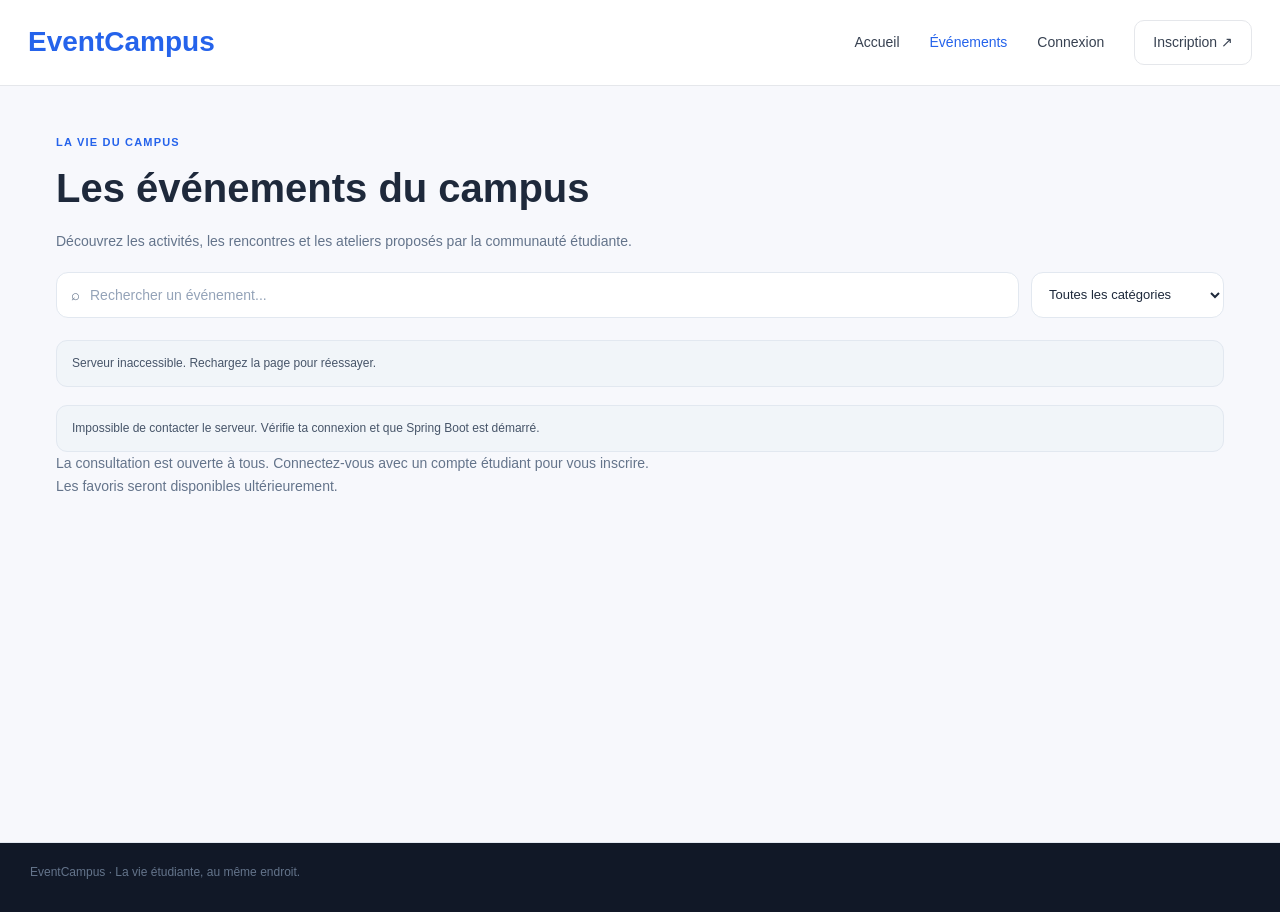
<file: frontend/pages/evenements.html>
<!DOCTYPE html>
<html lang="fr">
<head>
    <meta charset="UTF-8">
    <meta name="viewport" content="width=device-width, initial-scale=1.0">
    <title>Les événements du campus | EventCampus</title>
    <meta name="description" content="Découvrez les événements publiés sur EventCampus et trouvez les activités de votre campus.">
    <link rel="stylesheet" href="../css/style.css">
    <link rel="stylesheet" href="../css/espace.css">
    <link rel="stylesheet" href="../css/evenements.css">
    <link rel="stylesheet" href="../css/header.css">
    <script src="../js/header.js" defer></script>
    <script src="../js/event-images.js" defer></script>
    <script src="../js/event-registrations.js" defer></script>
    <script src="../js/student-events.js" defer></script>
</head>
<body class="catalogue-page">
    <div id="siteHeader"></div>
    <main class="catalogue-main">
        <section aria-labelledby="catalogueTitle">
            <div class="section-heading">
                <div>
                    <span class="section-eyebrow">LA VIE DU CAMPUS</span>
                    <h1 id="catalogueTitle">Les événements du campus</h1>
                    <p class="section-description">Découvrez les activités, les rencontres et les ateliers proposés par la communauté étudiante.</p>
                </div>
            </div>
            <div class="event-toolbar">
                <label class="event-search">
                    <span aria-hidden="true">⌕</span>
                    <input type="search" id="eventSearch" placeholder="Rechercher un événement..." aria-label="Rechercher un événement">
                </label>
                <label class="event-filter">
                    <span class="sr-only">Filtrer par catégorie</span>
                    <select id="eventCategoryFilter"><option value="">Toutes les catégories</option></select>
                </label>
            </div>
            <p id="registrationActionMessage" class="demo-notice" role="status" aria-live="polite"></p>
            <div class="event-grid" id="eventsContainer" data-live-events="true" aria-busy="true"></div>
            <p class="demo-notice" id="eventsMessage" role="status" aria-live="polite">Chargement des événements...</p>
            <p id="eventsLoginPrompt" class="catalogue-login" hidden>
                <a class="primary-button" href="connexion.html">Se connecter pour consulter le catalogue</a>
            </p>
            <p class="section-description">La consultation est ouverte à tous. Connectez-vous avec un compte étudiant pour vous inscrire. Les favoris seront disponibles ultérieurement.</p>
            <noscript><p class="demo-notice">Activez JavaScript pour consulter les événements du campus.</p></noscript>
        </section>
    </main>
    <footer class="dashboard-footer"><p>EventCampus · La vie étudiante, au même endroit.</p></footer>
</body>
</html>
</file>
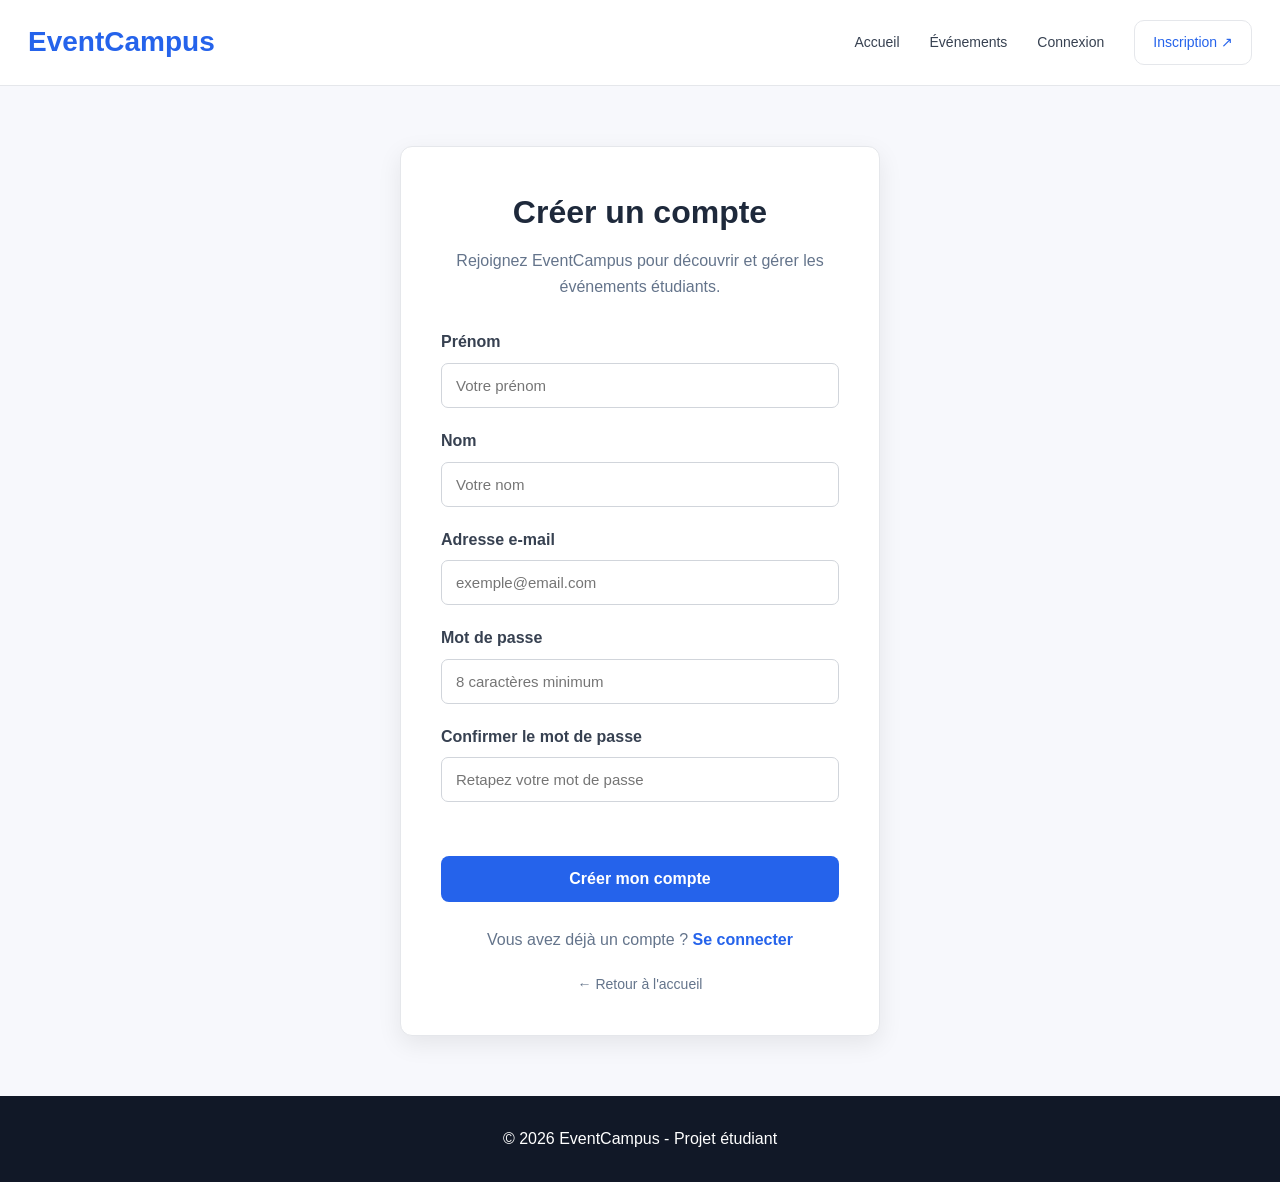
<file: frontend/pages/inscription.html>
<!DOCTYPE html>
<html lang="fr">

<head>
    <meta charset="UTF-8">
    <meta name="viewport" content="width=device-width, initial-scale=1.0">

    <title>Inscription - EventCampus</title>

    <link rel="stylesheet" href="../css/style.css">
    <link rel="stylesheet" href="../css/auth.css">
    <link rel="stylesheet" href="../css/responsive.css">

    <link rel="stylesheet" href="../css/header.css">
    <script src="../js/header.js" defer></script>
</head>

<body>
    <div id="siteHeader"></div>

    <main>
        <section class="authSection">

            <div class="authCard">

                <h1>Créer un compte</h1>

                <p class="authDescription">
                    Rejoignez EventCampus pour découvrir et gérer
                    les événements étudiants.
                </p>

                <form id="registerForm">

                    <div class="formGroup">
                        <label for="firstName">Prénom</label>
                        <input
                            type="text"
                            id="firstName"
                            name="firstName"
                            placeholder="Votre prénom"
                            autocomplete="given-name"
                            required
                        >
                    </div>

                    <div class="formGroup">
                        <label for="lastName">Nom</label>
                        <input
                            type="text"
                            id="lastName"
                            name="lastName"
                            placeholder="Votre nom"
                            autocomplete="family-name"
                            required
                        >
                    </div>

                    <div class="formGroup">
                        <label for="email">Adresse e-mail</label>
                        <input
                            type="email"
                            id="email"
                            name="email"
                            placeholder="exemple@email.com"
                            autocomplete="email"
                            required
                        >
                    </div>

                    <div class="formGroup">
                        <label for="password">Mot de passe</label>
                        <input
                            type="password"
                            id="password"
                            name="password"
                            placeholder="8 caractères minimum"
                            minlength="8"
                            autocomplete="new-password"
                            required
                        >
                    </div>

                    <div class="formGroup">
                        <label for="confirmPassword">
                            Confirmer le mot de passe
                        </label>
                        <input
                            type="password"
                            id="confirmPassword"
                            name="confirmPassword"
                            placeholder="Retapez votre mot de passe"
                            minlength="8"
                            autocomplete="new-password"
                            required
                        >
                    </div>

                    <p
                        id="registerMessage"
                        class="formMessage"
                        role="status"
                        aria-live="polite"
                    ></p>

                    <button
                        type="submit"
                        id="registerButton"
                        class="primaryButton authButton"
                    >
                        Créer mon compte
                    </button>

                </form>

                <p class="authFooter">
                    Vous avez déjà un compte ?
                    <a href="connexion.html">Se connecter</a>
                </p>

                <a href="../index.html" class="backLink">
                    ← Retour à l'accueil
                </a>

            </div>

        </section>
    </main>

    <footer>
        <p>© 2026 EventCampus - Projet étudiant</p>
    </footer>

    <script src="../js/inscription.js"></script>

</body>
</html>
</file>
<file: frontend/css/style.css>
/* =========================
   RESET
   ========================= */

* {
    margin: 0;
    padding: 0;
    box-sizing: border-box;
}


/* =========================
   GLOBAL
   ========================= */

body {
    font-family: Arial, sans-serif;
    background-color: #f7f8fc;
    color: #1f2937;
    line-height: 1.6;
}


/* Main navigation is styled in header.css. */

/* =========================
   MAIN
   ========================= */

main {
    min-height: 80vh;
}


/* =========================
   HERO
   ========================= */

.heroSection {
    text-align: center;

    padding: 110px 20px;

    background-color: #eff6ff;
}

.heroSection h1 {
    max-width: 900px;

    margin: 0 auto 20px;

    font-size: 46px;
    line-height: 1.2;

    color: #1e293b;
}

.heroSection p {
    max-width: 700px;

    margin: 0 auto 35px;

    font-size: 18px;

    color: #475569;
}


/* =========================
   PRIMARY BUTTON
   ========================= */

.primaryButton {
    display: inline-block;

    padding: 14px 28px;

    background-color: #2563eb;
    color: white;

    text-decoration: none;

    border-radius: 8px;

    font-weight: bold;

    transition: background-color 0.2s ease,
                transform 0.2s ease;
}

.primaryButton:hover {
    background-color: #1d4ed8;

    transform: translateY(-2px);
}


/* =========================
   UPCOMING EVENTS
   ========================= */

.upcomingEvents {
    padding: 80px 60px;

    text-align: center;

    background-color: #f7f8fc;
}

.upcomingEvents h2 {
    margin-bottom: 12px;

    font-size: 34px;

    color: #1e293b;
}

.sectionDescription {
    margin-bottom: 45px;

    color: #64748b;

    font-size: 17px;
}


/* =========================
   EVENT LIST
   ========================= */

.eventList {
    display: grid;

    grid-template-columns: repeat(3, 1fr);

    gap: 30px;

    max-width: 1200px;

    margin: 0 auto;
}


/* =========================
   EVENT CARD
   ========================= */

.eventCard {
    overflow: hidden;

    background-color: white;

    border-radius: 12px;

    border: 1px solid #e5e7eb;

    text-align: left;

    box-shadow: 0 4px 12px rgba(0, 0, 0, 0.06);

    transition: transform 0.2s ease,
                box-shadow 0.2s ease;
}

.eventCard:hover {
    transform: translateY(-5px);

    box-shadow: 0 10px 25px rgba(0, 0, 0, 0.10);
}


/* =========================
   EVENT IMAGE
   ========================= */

.eventImage {
    height: 180px;

    display: flex;

    align-items: center;
    justify-content: center;

    background-color: #dbeafe;

    color: #1d4ed8;

    font-size: 20px;

    font-weight: bold;
}


/* =========================
   EVENT CONTENT
   ========================= */

.eventContent {
    padding: 25px;
}

.eventContent h3 {
    margin-bottom: 12px;

    font-size: 22px;

    color: #1e293b;
}

.eventContent p {
    margin-bottom: 10px;

    color: #64748b;
}


/* Date */

.eventDate {
    font-weight: bold;

    color: #2563eb !important;
}


/* Location */

.eventLocation {
    font-weight: 500;

    color: #374151 !important;
}


/* =========================
   SECONDARY BUTTON
   ========================= */

.secondaryButton {
    display: inline-block;

    margin-top: 15px;

    padding: 10px 18px;

    background-color: #eff6ff;

    color: #2563eb;

    text-decoration: none;

    border-radius: 6px;

    font-weight: 600;

    transition: background-color 0.2s ease,
                color 0.2s ease;
}

.secondaryButton:hover {
    background-color: #2563eb;

    color: white;
}


/* =========================
   FOOTER
   ========================= */

footer {
    padding: 30px;

    text-align: center;

    background-color: #111827;

    color: white;
}


/* =========================
   RESPONSIVE
   ========================= */

@media (max-width: 900px) {

    header {
        padding: 20px 30px;
    }

    .eventList {
        grid-template-columns: 1fr 1fr;
    }

    .heroSection h1 {
        font-size: 38px;
    }

}


@media (max-width: 600px) {

    header {
        flex-direction: column;

        gap: 15px;

        padding: 20px;
    }

    .mainNavigation {
        flex-wrap: wrap;

        justify-content: center;

        gap: 15px;
    }

    .heroSection {
        padding: 80px 20px;
    }

    .heroSection h1 {
        font-size: 32px;
    }

    .heroSection p {
        font-size: 16px;
    }

    .upcomingEvents {
        padding: 60px 20px;
    }

    .eventList {
        grid-template-columns: 1fr;
    }

}
</file>
<file: frontend/css/accueil.css>
/* All color values are taken from the existing style.css palette. */
.home-page { --home-blue: #2563eb; --home-dark-blue: #1d4ed8; --home-pale: #eff6ff; --home-light: #dbeafe; --home-paper: #ffffff; --home-bg: #f7f8fc; --home-ink: #1e293b; --home-muted: #64748b; --home-border: #e5e7eb; font-family: 'Segoe UI', Arial, sans-serif; color: #1f2937; }
.home-page a { text-decoration: none; }
.home-page h1, .home-page h2, .home-page h3 { color: var(--home-ink); }
.home-page a:focus-visible { outline: 3px solid var(--home-blue); outline-offset: 5px; }
.skip-link { position: absolute; top: -100px; left: 20px; padding: 12px; background: var(--home-paper); z-index: 2000; }
.skip-link:focus { top: 10px; }
.home-hero { background: var(--home-pale); border-bottom: 1px solid var(--home-light); }
.home-hero-inner { max-width: 1240px; margin: auto; padding: 76px 0 66px; display: grid; grid-template-columns: 1.1fr 1fr; align-items: center; gap: 72px; }
.home-eyebrow { display: inline-block; font-size: 11px; font-weight: 750; letter-spacing: 1.6px; color: var(--home-blue); }
.hero-badge { padding: 8px 13px; background: var(--home-paper); border: 1px solid var(--home-light); border-radius: 999px; letter-spacing: .3px; font-size: 12px; }
.hero-badge span { margin-right: 7px; }
.hero-copy h1 { font-size: clamp(36px, 4vw, 55px); line-height: 1.13; letter-spacing: -2px; margin: 23px 0; font-weight: 750; }
.hero-copy h1 em { color: var(--home-blue); font-style: normal; }
.hero-copy > p { color: #475569; max-width: 530px; font-size: 16px; line-height: 1.8; }
.hero-actions { display: flex; gap: 15px; align-items: center; flex-wrap: wrap; margin: 28px 0 20px; }
.home-page .primaryButton { padding: 14px 20px; border-radius: 11px; font-size: 13px; font-weight: 650; }
.home-page .primaryButton span { margin-left: 12px; }
.home-secondary { font-size: 13px; font-weight: 650; color: var(--home-ink); padding: 14px 8px; }
.hero-copy .hero-footnote { font-size: 11px; color: var(--home-muted); }
.hero-footnote span { color: var(--home-blue); margin-right: 7px; }
.hero-board { position: relative; padding: 25px; background: var(--home-paper); border-radius: 24px; border: 1px solid var(--home-light); box-shadow: 0 10px 25px rgba(0,0,0,.06); transform: rotate(2deg); }
.hero-board::before { content: ''; position: absolute; width: 75px; height: 75px; border-radius: 50%; border: 15px solid var(--home-light); top: -28px; right: -22px; z-index: -1; }
.board-top { display: flex; gap: 13px; align-items: center; margin-bottom: 20px; }
.board-top .home-eyebrow { font-size: 8px; letter-spacing: 1.1px; }
.board-top h2 { font-size: 19px; letter-spacing: -.4px; margin-top: 4px; }
.board-monogram { display: grid; place-items: center; width: 42px; height: 42px; border-radius: 12px; background: var(--home-blue); color: var(--home-paper); font-weight: 750; flex-shrink: 0; }
.board-spark { color: var(--home-blue); margin-left: auto; font-size: 25px; }
.hero-mini { display: flex; align-items: center; gap: 16px; padding: 18px 14px; border: 1px solid var(--home-border); border-radius: 14px; margin-top: 12px; background: var(--home-bg); }
.mini-date { width: 52px; flex-shrink: 0; text-align: center; padding: 7px 4px; border-radius: 10px; background: var(--home-light); color: var(--home-dark-blue); }
.mini-date strong { display: block; font-size: 25px; line-height: 1.1; }
.mini-date span { font-size: 10px; text-transform: uppercase; }
.mini-info { min-width: 0; }
.mini-info small { color: var(--home-blue); font-size: 10px; font-weight: 650; }
.mini-info h3 { font-size: 13px; margin: 4px 0; line-height: 1.45; overflow-wrap: anywhere; }
.mini-info p { color: var(--home-muted); font-size: 10px; }
.board-bottom { display: flex; justify-content: space-between; margin-top: 20px; padding-top: 16px; border-top: 1px solid var(--home-border); color: var(--home-blue); font-weight: 650; font-size: 12px; }
.hero-ribbon { max-width: 1240px; margin: auto; padding: 20px 0; border-top: 1px solid var(--home-light); display: flex; justify-content: space-between; color: #475569; font-size: 12px; }
.hero-ribbon span::before { content: '✧'; color: var(--home-blue); margin-right: 12px; }
.home-section { max-width: 1240px; margin: auto; padding: 76px 0; }
.home-section-heading { display: flex; align-items: flex-end; justify-content: space-between; gap: 25px; margin-bottom: 30px; }
.home-section-heading h2 { font-size: clamp(27px, 3vw, 36px); letter-spacing: -1px; margin: 8px 0; }
.home-section-heading p { font-size: 14px; color: var(--home-muted); }
.home-text-link { color: var(--home-blue); font-size: 12px; font-weight: 700; }
.home-text-link span { margin-left: 10px; }
.home-text-link:hover, .home-secondary:hover { color: var(--home-dark-blue); text-decoration: underline; }
.home-event-grid { display: grid; grid-template-columns: repeat(3, minmax(0, 1fr)); gap: 24px; }
.home-event-card { min-width: 0; overflow: hidden; border: 1px solid var(--home-border); border-radius: 18px; background: var(--home-paper); box-shadow: 0 4px 12px rgba(0,0,0,.06); transition: transform .2s ease; }
.home-event-card:hover { transform: translateY(-4px); }
.home-event-visual { position: relative; display: flex; justify-content: space-between; align-items: center; height: 150px; padding: 24px; background: var(--home-light); overflow: hidden; }
.home-event-visual::after { content: ''; width: 140px; height: 140px; border-radius: 50%; border: 1px solid var(--home-blue); position: absolute; right: -30px; bottom: -70px; }
.home-event-visual img { position: absolute; inset: 0; width: 100%; height: 100%; object-fit: cover; }
.home-category { z-index: 1; align-self: flex-start; background: var(--home-paper); color: var(--home-dark-blue); padding: 5px 10px; border-radius: 7px; font-size: 10px; font-weight: 700; }
.home-event-symbol { color: var(--home-blue); font-size: 58px; margin-right: 20px; }
.home-event-body { padding: 23px; }
.home-event-date { color: var(--home-blue); font-size: 11px; font-weight: 700; }
.home-event-body h3 { margin: 12px 0 10px; font-size: 19px; line-height: 1.4; letter-spacing: -.3px; overflow-wrap: anywhere; }
.home-event-description { font-size: 12px; color: var(--home-muted); line-height: 1.8; display: -webkit-box; -webkit-line-clamp: 3; -webkit-box-orient: vertical; overflow: hidden; }
.home-event-location { margin-top: 20px; padding-top: 15px; border-top: 1px solid var(--home-border); font-size: 11px; color: #374151; overflow-wrap: anywhere; }
.home-state { color: var(--home-muted); padding: 20px 0; font-size: 13px; }
.home-why { background: var(--home-paper); border-block: 1px solid var(--home-border); }
.home-feature-grid { display: grid; grid-template-columns: repeat(3, minmax(0, 1fr)); gap: 24px; }
.home-feature { border: 1px solid var(--home-border); border-radius: 16px; padding: 28px; }
.feature-icon { width: 45px; height: 45px; display: grid; place-items: center; border-radius: 12px; background: var(--home-pale); color: var(--home-blue); font-size: 25px; margin-bottom: 24px; }
.home-feature h3 { font-size: 19px; line-height: 1.45; margin-bottom: 12px; }
.home-feature p { color: var(--home-muted); font-size: 13px; line-height: 1.85; margin-bottom: 20px; }
.home-steps { list-style: none; display: grid; grid-template-columns: repeat(4, minmax(0, 1fr)); gap: 28px; }
.home-steps li { border-top: 1px solid var(--home-light); padding-top: 22px; }
.step-number { color: var(--home-blue); font-size: 13px; font-weight: 750; background: var(--home-light); display: inline-grid; place-items: center; width: 38px; height: 38px; border-radius: 50%; margin-bottom: 20px; }
.home-steps h3 { font-size: 16px; margin-bottom: 12px; }
.home-steps p { color: var(--home-muted); font-size: 12px; line-height: 1.8; }
.home-invitation { display: flex; align-items: center; justify-content: space-between; gap: 25px; background: var(--home-pale); border: 1px solid var(--home-light); border-radius: 18px; padding: 32px; margin-top: 55px; }
.home-invitation h3 { font-size: 23px; letter-spacing: -.5px; margin-bottom: 8px; }
.home-invitation p { color: var(--home-muted); font-size: 13px; }
.home-page .home-footer { display: grid; grid-template-columns: 1fr auto; gap: 35px; padding: 45px max(28px, calc((100vw - 1240px) / 2)) 25px; text-align: left; }
.footer-brand { color: white; font-weight: 750; font-size: 25px; }
.home-footer p { font-size: 12px; line-height: 1.9; margin-top: 12px; }
.home-footer nav { display: flex; gap: 24px; align-items: flex-start; flex-wrap: wrap; }
.home-footer nav a { color: white; font-size: 12px; }
.home-footer nav a:hover { text-decoration: underline; }
.home-footer .footer-note { grid-column: 1 / -1; margin-top: 0; font-size: 10px; }
@media (max-width: 1300px) { .home-hero-inner, .home-section, .hero-ribbon { margin-inline: 36px; } .home-hero-inner { gap: 45px; } }
@media (max-width: 950px) { .home-hero-inner { grid-template-columns: 1fr 1fr; gap: 30px; padding-top: 45px; } .hero-copy h1 { font-size: 40px; } .hero-board { padding: 18px; transform: none; } .board-top h2 { font-size: 16px; } .board-spark { display: none; } .home-event-grid { grid-template-columns: repeat(2, minmax(0, 1fr)); } .home-event-card:last-child { grid-column: 1 / -1; } .home-feature { padding: 22px; } .home-steps { grid-template-columns: repeat(2, minmax(0, 1fr)); } }
@media (max-width: 700px) { .home-hero-inner { grid-template-columns: 1fr; padding: 38px 0; gap: 34px; } .home-hero-inner, .home-section, .hero-ribbon { margin-inline: 22px; } .hero-copy h1 { font-size: 39px; letter-spacing: -1.4px; } .hero-board::before { display: none; } .hero-ribbon { flex-direction: column; gap: 8px; } .home-section { padding-block: 48px; } .home-section-heading { align-items: flex-start; flex-direction: column; gap: 15px; } .home-event-grid, .home-feature-grid { grid-template-columns: 1fr; } .home-invitation { flex-direction: column; align-items: flex-start; padding: 25px; } .home-page .home-footer { grid-template-columns: 1fr; padding: 35px 22px 22px; } .home-page .primaryButton { max-width: 100%; } }
@media (prefers-reduced-motion: reduce) { .home-page *, .home-page *::before, .home-page *::after { scroll-behavior: auto !important; transition: none !important; animation: none !important; } }
</file>
<file: frontend/css/header.css>
/* Shared public header: scoped rules keep dashboard styling separate. */
#siteHeader { display: block; position: sticky; top: 0; z-index: 1100; min-height: 86px; background: #fff; }
#siteHeader .site-header { box-sizing: border-box; position: relative; top: auto; display: flex; align-items: center; justify-content: space-between; flex-wrap: wrap; gap: 30px; margin: 0; padding: 20px max(28px, calc((100vw - 1240px) / 2)); min-height: 86px; border: 0; border-bottom: 1px solid #e5e7eb; background: #fff; color: #374151; font-family: 'Segoe UI', Arial, sans-serif; line-height: 1.6; }
#siteHeader a { text-decoration: none; color: #374151; font-size: 14px; font-weight: 500; transition: color .2s ease; }
#siteHeader .site-brand { color: #2563eb; font-size: 28px; font-weight: 700; line-height: 1.6; }
#siteHeader .site-navigation, #siteHeader .site-session-links { display: flex; align-items: center; gap: 30px; }
#siteHeader .site-session-links { min-width: 210px; justify-content: flex-end; }
#siteHeader .site-session-links[hidden] { display: flex !important; visibility: hidden; }
#siteHeader a:hover, #siteHeader a[aria-current], #siteHeader button:hover { color: #2563eb; }
#siteHeader button { font: inherit; font-size: 14px; color: #374151; cursor: pointer; background: #fff; }
#siteHeader .site-action { padding: 10px 18px; border: 1px solid #e5e7eb; border-radius: 10px; line-height: 1.6; white-space: nowrap; }
#siteHeader .site-menu-toggle { display: none; padding: 8px 12px; border: 1px solid #e5e7eb; border-radius: 10px; }
#siteHeader :focus-visible { outline: 3px solid #2563eb; outline-offset: 4px; }
#siteHeader button:disabled { opacity: .6; cursor: wait; }
#siteHeader .site-header-message { flex-basis: 100%; margin: 0; font-size: 14px; color: #9f1239; }
.horizontal-dashboard .dashboard-header { position: relative; top: auto; }
.horizontal-dashboard .dashboard-header .header-nav { grid-column: 1 / -1; }
.horizontal-dashboard .dashboard-header .menu-toggle { grid-column: 1 / -1; justify-self: start; }
.dashboard-page > #siteHeader ~ .dashboard-layout .sidebar { top: 86px; height: calc(100vh - 86px); }
.horizontal-dashboard .dashboard-section { scroll-margin-top: 190px; }
@media (max-width: 700px) {
    #siteHeader { min-height: 82px; }
    #siteHeader .site-header { padding: 18px 22px; min-height: 82px; gap: 16px; }
    #siteHeader .site-menu-toggle { display: block; }
    #siteHeader .site-navigation { display: none; flex-basis: 100%; flex-direction: column; align-items: stretch; gap: 12px; }
    #siteHeader .site-navigation.is-open { display: flex; }
    #siteHeader .site-session-links { min-width: 0; justify-content: flex-start; flex-wrap: wrap; gap: 16px; }
    #siteHeader .site-navigation > a { padding-block: 6px; }
}
</file>
<file: frontend/css/auth.css>
/* =========================
   PAGE CONNEXION
   ========================= */

.authSection {
    min-height: 75vh;

    display: flex;
    justify-content: center;
    align-items: center;

    padding: 60px 20px;

    background-color: #f7f8fc;
}


/* =========================
   CARTE
   ========================= */

.authCard {
    width: 100%;
    max-width: 480px;

    padding: 40px;

    background-color: white;

    border: 1px solid #e5e7eb;
    border-radius: 12px;

    box-shadow: 0 8px 25px rgba(0, 0, 0, 0.08);
}


/* =========================
   TITRE
   ========================= */

.authCard h1 {
    margin-bottom: 10px;

    text-align: center;

    font-size: 32px;

    color: #1e293b;
}


/* =========================
   DESCRIPTION
   ========================= */

.authDescription {
    margin-bottom: 30px;

    text-align: center;

    color: #64748b;
}


/* =========================
   FORMULAIRE
   ========================= */

.formGroup {
    margin-bottom: 20px;
}

.formGroup label {
    display: block;

    margin-bottom: 8px;

    font-weight: 600;

    color: #374151;
}


.formGroup input {
    width: 100%;

    padding: 13px 14px;

    border: 1px solid #d1d5db;

    border-radius: 7px;

    font-size: 15px;

    outline: none;

    transition: border-color 0.2s ease,
                box-shadow 0.2s ease;
}


.formGroup input:focus {
    border-color: #2563eb;

    box-shadow: 0 0 0 3px rgba(37, 99, 235, 0.10);
}


/* =========================
   BOUTON
   ========================= */

.authButton {
    width: 100%;

    border: none;

    cursor: pointer;

    font-size: 16px;
}


/* =========================
   MESSAGE
   ========================= */

.formMessage {
    min-height: 24px;

    margin-bottom: 10px;

    text-align: center;

    font-size: 14px;
}


/* =========================
   INSCRIPTION
   ========================= */

.authFooter {
    margin-top: 25px;

    text-align: center;

    color: #64748b;
}


.authFooter a {
    color: #2563eb;

    font-weight: 600;

    text-decoration: none;
}


.authFooter a:hover {
    text-decoration: underline;
}


/* =========================
   RETOUR
   ========================= */

.backLink {
    display: block;

    margin-top: 20px;

    text-align: center;

    color: #64748b;

    text-decoration: none;

    font-size: 14px;
}


.backLink:hover {
    color: #2563eb;
}


/* =========================
   RESPONSIVE
   ========================= */

@media (max-width: 600px) {

    .authSection {
        padding: 40px 20px;
    }

    .authCard {
        padding: 30px 20px;
    }

    .authCard h1 {
        font-size: 28px;
    }
}
</file>
<file: frontend/css/espace.css>
/* =====================================================
   EVENTCAMPUS — ESPACE ÉTUDIANT
   Design bleu, cartes et affichage responsive
   ===================================================== */

/* 1. VARIABLES */

:root {
    --campus-blue: #2563eb;
    --campus-blue-dark: #1d4ed8;
    --campus-blue-light: #dbeafe;
    --campus-blue-pale: #eff6ff;

    --text-main: #1e293b;
    --text-muted: #64748b;

    --border-color: #e2e8f0;
    --page-background: #f7f8fc;
    --card-background: #ffffff;

    --success: #15803d;
    --success-light: #f0fdf4;
    --warning: #a16207;
    --warning-light: #fefce8;
    --danger: #dc2626;
    --danger-light: #fef2f2;

    --sidebar-width: 258px;
    --radius-card: 18px;
    --radius-small: 12px;

    --shadow-card: 0 4px 18px rgba(15, 23, 42, 0.04);
    --shadow-hover: 0 10px 28px rgba(37, 99, 235, 0.10);

    --transition: 0.2s ease;
}

/* 2. BASE */

* {
    box-sizing: border-box;
}

html {
    scroll-behavior: smooth;
    scroll-padding-top: 95px;
}

body {
    margin: 0;
    color: var(--text-main);
    background: var(--page-background);
    font-family: "Inter", "Segoe UI", Arial, sans-serif;
    font-size: 15px;
    line-height: 1.6;
}

button,
input,
select,
textarea {
    font: inherit;
}

button,
a {
    -webkit-tap-highlight-color: transparent;
}

button {
    cursor: pointer;
}

button:disabled {
    cursor: not-allowed;
    opacity: 0.65;
}

a {
    color: inherit;
    text-decoration: none;
}

img {
    display: block;
    max-width: 100%;
}

h1,
h2,
h3,
h4 {
    margin-top: 0;
    color: var(--text-main);
    line-height: 1.3;
}

p {
    color: var(--text-muted);
}

[hidden] {
    display: none !important;
}

.sr-only {
    position: absolute;
    width: 1px;
    height: 1px;
    padding: 0;
    overflow: hidden;
    clip: rect(0, 0, 0, 0);
    white-space: nowrap;
    border: 0;
}

/* 3. STRUCTURE DU TABLEAU DE BORD */

.dashboard-layout {
    min-height: 100vh;
}

.dashboard-main {
    min-width: 0;
    min-height: 100vh;
    margin-left: var(--sidebar-width);
}

.dashboard-content {
    width: 100%;
    max-width: 1450px;
    margin: 0 auto;
    padding: 30px 36px 42px;
}

.dashboard-section {
    margin-bottom: 38px;
    scroll-margin-top: 100px;
}

/* 4. BARRE LATÉRALE */

.sidebar {
    position: fixed;
    z-index: 1000;
    top: 0;
    bottom: 0;
    left: 0;

    display: flex;
    flex-direction: column;

    width: var(--sidebar-width);
    padding: 25px 18px 20px;
    overflow-y: auto;

    background: var(--card-background);
    border-right: 1px solid var(--border-color);

    transition:
        transform var(--transition),
        box-shadow var(--transition);
}

.brand {
    display: flex;
    align-items: center;
    gap: 12px;

    margin-bottom: 28px;
    padding: 0 9px;

    color: var(--campus-blue);
    font-size: 21px;
    font-weight: 800;
    letter-spacing: -0.5px;
}

.brand-icon {
    display: flex;
    align-items: center;
    justify-content: center;

    width: 42px;
    height: 42px;
    flex-shrink: 0;

    color: white;
    background: var(--campus-blue);
    border-radius: 13px;

    font-size: 21px;
    font-weight: 800;
}

.brand img {
    width: 40px;
    height: 40px;
    object-fit: contain;
}

.sidebar-profile {
    display: flex;
    align-items: center;
    gap: 12px;

    margin-bottom: 26px;
    padding: 15px 12px;

    background: #f8fafc;
    border: 1px solid var(--border-color);
    border-radius: 15px;
}

.sidebar-profile > div {
    min-width: 0;
}

#sidebarUserName {
    display: block;
    overflow: hidden;

    color: var(--text-main);
    font-size: 13px;
    font-weight: 700;
    text-overflow: ellipsis;
    white-space: nowrap;
}

#sidebarUserRole {
    color: var(--text-muted);
    font-size: 12px;
}

.sidebar-profile p {
    margin: 3px 0 0;
    font-size: 12px;
}

#userAvatar,
#profileAvatar {
    display: flex;
    flex-shrink: 0;
    align-items: center;
    justify-content: center;

    width: 43px;
    height: 43px;

    color: white;
    background: var(--campus-blue);
    border: 3px solid var(--campus-blue-light);
    border-radius: 50%;

    font-size: 14px;
    font-weight: 800;
}

/* 5. NAVIGATION */

.sidebar-nav {
    display: flex;
    flex-direction: column;
    gap: 7px;
}

.nav-link {
    display: flex;
    align-items: center;
    gap: 12px;

    min-height: 47px;
    padding: 12px 14px;

    color: var(--text-muted);
    border-radius: 12px;

    font-size: 14px;
    font-weight: 600;

    transition:
        background-color var(--transition),
        color var(--transition),
        transform var(--transition);
}

.nav-link:hover {
    color: var(--campus-blue);
    background: #f1f5f9;
    transform: translateX(2px);
}

.nav-link.active {
    color: var(--campus-blue-dark);
    background: var(--campus-blue-light);
    font-weight: 750;
}

.nav-link:focus-visible {
    outline: 3px solid #93c5fd;
    outline-offset: 2px;
}

#logoutButton,
.logout-button {
    display: flex;
    align-items: center;
    gap: 10px;

    width: 100%;
    min-height: 45px;
    margin-top: auto;
    padding: 12px 14px;

    color: var(--danger);
    background: transparent;
    border: 1px solid transparent;
    border-radius: 12px;

    font-size: 14px;
    font-weight: 650;
    text-align: left;

    transition:
        background-color var(--transition),
        border-color var(--transition);
}

#logoutButton:hover,
.logout-button:hover {
    background: var(--danger-light);
    border-color: #fecaca;
}

/* 6. BARRE SUPÉRIEURE */

.topbar {
    position: sticky;
    z-index: 100;
    top: 0;

    display: flex;
    align-items: center;
    justify-content: space-between;
    gap: 20px;

    min-height: 76px;
    padding: 15px 36px;

    background: rgba(255, 255, 255, 0.94);
    border-bottom: 1px solid var(--border-color);
    backdrop-filter: blur(12px);
}

.topbar > div {
    min-width: 0;
}

.breadcrumb {
    display: flex;
    align-items: center;
    flex-wrap: wrap;
    gap: 8px;

    color: var(--text-muted);
    font-size: 13px;
}

.breadcrumb a {
    color: var(--campus-blue);
    font-weight: 650;
}

.breadcrumb a:hover {
    text-decoration: underline;
}

.topbar-link {
    display: inline-flex;
    align-items: center;
    justify-content: center;
    gap: 8px;

    min-height: 40px;
    padding: 9px 14px;

    color: var(--campus-blue-dark);
    background: white;
    border: 1px solid var(--border-color);
    border-radius: 10px;

    font-size: 13px;
    font-weight: 650;
    white-space: nowrap;

    transition:
        background-color var(--transition),
        border-color var(--transition);
}

.topbar-link:hover {
    background: var(--campus-blue-pale);
    border-color: #bfdbfe;
}

.menu-toggle {
    display: none;
    align-items: center;
    justify-content: center;

    width: 42px;
    height: 42px;

    color: var(--campus-blue-dark);
    background: white;
    border: 1px solid var(--border-color);
    border-radius: 11px;
}

/* 7. ACCUEIL ET BANNIÈRE */

.welcome-section {
    position: relative;

    display: flex;
    align-items: center;
    justify-content: space-between;
    gap: 28px;

    min-height: 275px;
    margin-bottom: 26px;
    padding: 34px 38px;
    overflow: hidden;

    color: white;
    background: linear-gradient(125deg, #1d4ed8, #3b82f6);
    border-radius: 22px;

    box-shadow: 0 12px 28px rgba(37, 99, 235, 0.15);
}

.welcome-text {
    position: relative;
    z-index: 2;
    max-width: 620px;
}

.welcome-section h1,
.welcome-section h2,
.welcome-section h3 {
    color: white;
}

.welcome-section h1 {
    margin-bottom: 12px;
    font-size: clamp(26px, 3vw, 36px);
    font-weight: 800;
    letter-spacing: -0.8px;
}

.welcome-section p {
    color: rgba(255, 255, 255, 0.88);
}

.welcome-section .welcome-eyebrow {
    display: inline-block;
    margin-bottom: 12px;

    color: #dbeafe;
    font-size: 11px;
    font-weight: 800;
    letter-spacing: 1.4px;
}

.welcome-section .welcome-text > p:not(.welcome-eyebrow) {
    max-width: 550px;
    margin-bottom: 23px;
    font-size: 15px;
}

.welcome-illustration {
    position: relative;

    display: flex;
    flex-shrink: 0;
    align-items: center;
    justify-content: center;

    width: 220px;
    height: 190px;
}

.illustration-circle {
    position: absolute;

    width: 170px;
    height: 170px;

    background: rgba(255, 255, 255, 0.13);
    border: 1px solid rgba(255, 255, 255, 0.2);
    border-radius: 50%;
}

.illustration-sun {
    position: absolute;
    top: 12px;
    right: 30px;

    width: 36px;
    height: 36px;

    background: #fde68a;
    border-radius: 50%;
    box-shadow: 0 0 35px rgba(253, 230, 138, 0.4);
}

.illustration-book {
    position: relative;
    z-index: 1;

    display: flex;
    align-items: center;
    justify-content: center;

    width: 115px;
    height: 100px;

    color: var(--campus-blue-dark);
    background: white;
    border: 5px solid var(--campus-blue-light);
    border-radius: 16px;

    font-size: 42px;
    font-weight: 800;

    transform: rotate(-6deg);
    box-shadow: 0 15px 25px rgba(15, 23, 42, 0.16);
}

.illustration-caption {
    position: absolute;
    right: 4px;
    bottom: 0;

    padding: 7px 12px;

    color: var(--campus-blue-dark);
    background: white;
    border-radius: 10px;

    font-size: 12px;
    font-weight: 750;
    box-shadow: var(--shadow-card);
}

/* 8. BOUTONS */

.primary-button,
.secondary-button {
    display: inline-flex;
    align-items: center;
    justify-content: center;
    gap: 9px;

    min-height: 44px;
    padding: 11px 18px;

    border: 1px solid transparent;
    border-radius: 11px;

    font-size: 14px;
    font-weight: 700;

    transition:
        background-color var(--transition),
        color var(--transition),
        border-color var(--transition),
        transform var(--transition),
        box-shadow var(--transition);
}

.primary-button {
    color: white;
    background: var(--campus-blue);
    border-color: var(--campus-blue);
    box-shadow: 0 4px 12px rgba(37, 99, 235, 0.16);
}

.primary-button:hover {
    color: white;
    background: var(--campus-blue-dark);
    border-color: var(--campus-blue-dark);
    transform: translateY(-2px);
    box-shadow: 0 7px 18px rgba(37, 99, 235, 0.22);
}

.welcome-section .primary-button {
    color: var(--campus-blue-dark);
    background: white;
    border-color: white;
}

.welcome-section .primary-button:hover {
    background: #eff6ff;
    border-color: #eff6ff;
}

.secondary-button {
    color: var(--text-main);
    background: white;
    border-color: var(--border-color);
}

.secondary-button:hover:not(:disabled) {
    color: var(--campus-blue);
    background: var(--campus-blue-pale);
    border-color: #bfdbfe;
}

.primary-button:focus-visible,
.secondary-button:focus-visible,
#logoutButton:focus-visible,
.menu-toggle:focus-visible {
    outline: 3px solid #93c5fd;
    outline-offset: 3px;
}

/* 9. PROFIL ET INFORMATIONS DU COMPTE */

.account-strip {
    display: flex;
    align-items: center;
    gap: 16px;

    margin-bottom: 36px;
    padding: 20px 23px;

    background: var(--card-background);
    border: 1px solid var(--border-color);
    border-radius: var(--radius-card);

    box-shadow: var(--shadow-card);

    transition: box-shadow var(--transition);
}

.account-strip:hover {
    box-shadow: var(--shadow-hover);
}

#profileAvatar {
    width: 54px;
    height: 54px;
    font-size: 17px;
}

.account-details {
    min-width: 0;
}

#userFullName {
    margin-bottom: 2px;
    font-size: 16px;
    font-weight: 750;
}

#userEmail {
    overflow-wrap: anywhere;
    margin-bottom: 0;
    font-size: 13px;
}

#userRoleBadge {
    display: inline-flex;
    align-items: center;

    margin-left: auto;
    padding: 7px 12px;

    color: var(--campus-blue-dark);
    background: var(--campus-blue-light);
    border-radius: 999px;

    font-size: 12px;
    font-weight: 750;
    white-space: nowrap;
}

/* 10. TITRES DE SECTIONS */

.section-heading {
    display: flex;
    align-items: flex-start;
    justify-content: space-between;
    gap: 20px;

    margin-bottom: 20px;
}

.section-eyebrow {
    display: block;
    margin-bottom: 7px;

    color: var(--campus-blue);
    font-size: 11px;
    font-weight: 800;
    letter-spacing: 1.2px;
}

.section-heading h2 {
    margin-bottom: 7px;
    font-size: 23px;
    font-weight: 800;
    letter-spacing: -0.4px;
}

.section-description {
    max-width: 600px;
    margin-bottom: 0;
    font-size: 14px;
}

/* 11. RECHERCHE ET FILTRES */

.event-toolbar {
    display: flex;
    align-items: center;
    gap: 12px;

    margin-bottom: 22px;
}

.event-search {
    display: flex;
    align-items: center;
    gap: 10px;

    flex: 1;
    min-width: 0;
    min-height: 46px;
    padding: 0 14px;

    color: var(--text-muted);
    background: white;
    border: 1px solid var(--border-color);
    border-radius: 12px;

    transition: border-color var(--transition);
}

.event-search:focus-within {
    border-color: var(--campus-blue);
}

.event-search input {
    width: 100%;
    min-width: 0;
    padding: 10px 0;

    color: var(--text-main);
    background: transparent;
    border: none;
    outline: none;
    font-size: 14px;
}

.event-search input::placeholder {
    color: #94a3b8;
}

.event-filter select {
    min-height: 46px;
    max-width: 100%;
    padding: 0 35px 0 13px;

    color: var(--text-main);
    background: white;
    border: 1px solid var(--border-color);
    border-radius: 12px;

    font-size: 13px;
    outline-offset: 3px;
}

/* 12. CARTES D'ÉVÉNEMENTS */

.event-grid {
    display: grid;
    grid-template-columns: repeat(3, minmax(0, 1fr));
    gap: 22px;
}

.event-card {
    min-width: 0;
    overflow: hidden;

    background: var(--card-background);
    border: 1px solid var(--border-color);
    border-radius: var(--radius-card);

    box-shadow: var(--shadow-card);

    transition:
        transform var(--transition),
        box-shadow var(--transition),
        border-color var(--transition);
}

.event-card:hover {
    transform: translateY(-4px);
    box-shadow: var(--shadow-hover);
    border-color: #cbdcfb;
}

.event-card-image {
    position: relative;

    display: flex;
    align-items: center;
    justify-content: center;

    min-height: 165px;
    padding: 18px;
    overflow: hidden;
}

.event-cover {
    position: absolute;
    inset: 0;
    width: 100%;
    height: 100%;
    object-fit: cover;
    z-index: 1;
}

.proposal-form {
    display: grid;
    grid-template-columns: repeat(auto-fit, minmax(min(100%, 260px), 1fr));
    gap: 22px;
}
.proposal-form label { display: grid; gap: 8px; font-weight: 700; }
.proposal-form input, .proposal-form textarea, .proposal-form select {
    width: 100%;
    padding: 12px;
    border: 1px solid var(--border-color);
    border-radius: 12px;
    background: var(--card-background);
    color: inherit;
}
.proposal-wide { grid-column: 1 / -1; }

.event-image-conference {
    background: linear-gradient(135deg, #dbeafe, #bfdbfe);
}

.event-image-workshop {
    background: linear-gradient(135deg, #ede9fe, #ddd6fe);
}

.event-image-campus {
    background: linear-gradient(135deg, #cffafe, #a5f3fc);
}

.event-category {
    position: absolute;
    top: 14px;
    left: 14px;
    z-index: 2;

    padding: 6px 10px;

    color: #1e40af;
    background: rgba(255, 255, 255, 0.94);
    border-radius: 999px;

    font-size: 11px;
    font-weight: 750;
}

.event-image-symbol {
    display: flex;
    align-items: center;
    justify-content: center;

    width: 86px;
    height: 86px;

    color: var(--campus-blue-dark);
    background: rgba(255, 255, 255, 0.72);
    border: 1px solid rgba(255, 255, 255, 0.8);
    border-radius: 25px;

    font-size: 38px;
    font-weight: 800;

    transform: rotate(-5deg);
}

.event-card-content {
    padding: 20px;
}

.event-date,
.event-location {
    display: flex;
    align-items: center;
    gap: 8px;

    margin-bottom: 11px;
    font-size: 12px;
}

.event-date {
    color: var(--campus-blue-dark);
    font-weight: 700;
}

.event-location {
    margin-top: 15px;
    margin-bottom: 0;
}

.event-card-content h3 {
    margin-bottom: 9px;
    font-size: 17px;
    font-weight: 750;
}

.event-description {
    min-height: 67px;
    margin-bottom: 0;
    font-size: 13px;
    line-height: 1.7;
}

.event-card-footer {
    display: flex;
    align-items: center;
    justify-content: space-between;
    flex-wrap: wrap;
    gap: 10px;

    margin-top: 17px;
    padding-top: 15px;

    border-top: 1px solid #f1f5f9;
}

.event-card-footer .secondary-button {
    min-height: 36px;
    padding: 8px 11px;
    font-size: 11px;
}

.registration-controls { width: 100%; }
.registration-controls .section-description { margin: 0 0 8px; font-size: 12px; }

.registration-cancel-dialog {
    width: min(540px, calc(100% - 32px));
    max-height: calc(100dvh - 40px);
    overflow: auto;
    margin: auto;
    padding: 32px;
    border: 1px solid var(--border-color);
    border-radius: var(--radius-card);
    background: var(--card-background);
    color: var(--text-main);
    box-shadow: var(--shadow-hover);
}
.registration-cancel-dialog[open] { animation: registration-dialog-in .18s ease-out; }
.registration-cancel-dialog::backdrop { background: var(--text-main); opacity: .35; }
.registration-cancel-dialog h2 { margin: 12px 0 16px; font-size: 25px; }
.registration-cancel-dialog p { overflow-wrap: anywhere; }
.registration-cancel-actions { display: flex; flex-wrap: wrap; gap: 12px; margin-top: 26px; }
.registration-cancel-actions button { flex: 1 1 190px; }
.registration-cancel-error, .registration-success { padding: 16px; background: var(--campus-blue-pale); border: 1px solid var(--campus-blue-light); border-radius: var(--radius-small); color: var(--campus-blue-dark); }
.registration-qr-dialog { text-align: center; }
.registration-qr-dialog img { display: block; width: min(100%, 360px); height: auto; margin: 16px auto; background: var(--card-background); }
.registration-qr-dialog .registration-cancel-actions { justify-content: center; align-items: center; }
.registration-qr-dialog .section-description { font-size: 12px; margin-top: 12px; }
.registration-cancel-dialog button:focus-visible { outline: 3px solid var(--campus-blue); outline-offset: 4px; }
@keyframes registration-dialog-in { from { opacity: 0; transform: translateY(8px); } to { opacity: 1; transform: translateY(0); } }
@media (max-width: 550px) { .registration-cancel-dialog { padding: 24px; } .registration-cancel-actions { flex-direction: column; } .registration-cancel-actions button { flex: auto; width: 100%; } }
@media (prefers-reduced-motion: reduce) { .registration-cancel-dialog[open] { animation: none; } }

/* Statuts réutilisables */

.event-status,
.registration-status,
.favorite-status {
    display: inline-flex;
    align-items: center;
    gap: 6px;

    padding: 6px 9px;
    border-radius: 999px;

    font-size: 11px;
    font-weight: 750;
}

.status-upcoming {
    color: #1d4ed8;
    background: #eff6ff;
}

.status-pending {
    color: var(--warning);
    background: var(--warning-light);
}

.status-confirmed {
    color: var(--success);
    background: var(--success-light);
}

.status-cancelled {
    color: var(--danger);
    background: var(--danger-light);
}

.demo-notice {
    display: flex;
    align-items: flex-start;
    gap: 9px;

    margin: 18px 0 0;
    padding: 13px 15px;

    color: #475569;
    background: #f1f5f9;
    border: 1px solid var(--border-color);
    border-radius: 11px;

    font-size: 12px;
    line-height: 1.6;
}

/* 13. INSCRIPTIONS */

.registration-list {
    display: flex;
    flex-direction: column;
    gap: 15px;
}

.registration-card {
    display: flex;
    align-items: center;
    gap: 20px;

    min-width: 0;
    padding: 22px;

    background: white;
    border: 1px solid var(--border-color);
    border-radius: var(--radius-card);

    box-shadow: var(--shadow-card);

    transition:
        box-shadow var(--transition),
        border-color var(--transition);
}

.registration-card:hover {
    border-color: #cbdcfb;
    box-shadow: var(--shadow-hover);
}

.registration-date-block {
    display: flex;
    flex-shrink: 0;
    flex-direction: column;
    align-items: center;
    justify-content: center;

    width: 68px;
    min-height: 76px;
    padding: 9px;

    color: var(--campus-blue-dark);
    background: var(--campus-blue-pale);
    border: 1px solid var(--campus-blue-light);
    border-radius: 14px;
}

.registration-date-day {
    font-size: 24px;
    font-weight: 800;
    line-height: 1.2;
}

.registration-date-month {
    margin-top: 4px;
    font-size: 11px;
    font-weight: 750;
    text-transform: uppercase;
}

.registration-info {
    flex: 1;
    min-width: 0;
}

.registration-info h3 {
    margin: 10px 0 6px;
    font-size: 16px;
}

.registration-info p {
    margin-bottom: 0;
    font-size: 13px;
}

.registration-ticket {
    display: flex;
    flex-shrink: 0;
    flex-direction: column;
    align-items: center;
    justify-content: center;
    gap: 5px;

    width: 75px;
    min-height: 75px;

    color: #94a3b8;
    background: #f8fafc;
    border: 1px dashed #cbd5e1;
    border-radius: 13px;
}

.registration-ticket span {
    font-size: 25px;
}

.registration-ticket small {
    font-size: 10px;
    font-weight: 700;
}

.section-action {
    display: flex;
    justify-content: flex-start;
    margin-top: 18px;
}

/* 14. FAVORIS */

.favorites-grid {
    grid-template-columns: repeat(2, minmax(0, 1fr));
}

.favorite-card {
    display: flex;
    align-items: flex-start;
    gap: 17px;

    min-width: 0;
    padding: 23px;

    background: white;
    border: 1px solid var(--border-color);
    border-radius: var(--radius-card);

    box-shadow: var(--shadow-card);

    transition:
        box-shadow var(--transition),
        border-color var(--transition);
}

.favorite-card:hover {
    border-color: #cbdcfb;
    box-shadow: var(--shadow-hover);
}

.favorite-icon {
    display: flex;
    flex-shrink: 0;
    align-items: center;
    justify-content: center;

    width: 48px;
    height: 48px;

    color: var(--campus-blue);
    background: var(--campus-blue-pale);
    border-radius: 14px;

    font-size: 27px;
}

.favorite-content {
    min-width: 0;
}

.favorite-content h3 {
    margin-bottom: 8px;
    font-size: 16px;
}

.favorite-content p {
    margin-bottom: 13px;
    font-size: 13px;
}

.favorite-status {
    color: var(--text-muted);
    background: #f1f5f9;
}

/* 15. INFORMATIONS DU PROFIL */

.role-information {
    display: flex;
    align-items: flex-start;
    gap: 15px;

    padding: 22px 24px;

    background: var(--campus-blue-pale);
    border: 1px solid var(--campus-blue-light);
    border-radius: var(--radius-card);
}

.role-information-icon {
    display: flex;
    flex-shrink: 0;
    align-items: center;
    justify-content: center;

    width: 42px;
    height: 42px;

    color: var(--campus-blue);
    background: white;
    border-radius: 12px;

    font-size: 20px;
}

.role-information h3 {
    margin-bottom: 6px;
    color: var(--campus-blue-dark);
    font-size: 16px;
}

.role-information p {
    margin-bottom: 0;
    color: #475569;
    font-size: 14px;
}

/* 16. ALERTES */

#dashboardAlert {
    margin-bottom: 20px;
}

.alert {
    padding: 14px 17px;
    border: 1px solid transparent;
    border-radius: 12px;
    font-size: 14px;
}

.alert-success {
    color: #166534;
    background: var(--success-light);
    border-color: #bbf7d0;
}

.alert-error {
    color: #991b1b;
    background: var(--danger-light);
    border-color: #fecaca;
}

.alert-info {
    color: #1e40af;
    background: var(--campus-blue-pale);
    border-color: #bfdbfe;
}

/* 17. PIED DE PAGE */

.dashboard-footer {
    display: flex;
    align-items: center;
    justify-content: space-between;
    gap: 15px;

    margin-top: 36px;
    padding-top: 20px;

    border-top: 1px solid var(--border-color);
}

.dashboard-footer p {
    margin-bottom: 0;
    font-size: 12px;
}

/* 18. OVERLAY DU MENU MOBILE */

#sidebarOverlay,
.sidebar-overlay {
    position: fixed;
    z-index: 900;
    inset: 0;

    background: rgba(15, 23, 42, 0.45);
    opacity: 0;
    visibility: hidden;
    pointer-events: none;

    transition:
        opacity var(--transition),
        visibility var(--transition);
}

#sidebarOverlay.active,
.sidebar-overlay.active {
    opacity: 1;
    visibility: visible;
    pointer-events: auto;
}

/* 19. TABLETTES */

@media (max-width: 1100px) {
    :root {
        --sidebar-width: 235px;
    }

    .dashboard-content {
        padding: 26px 24px 35px;
    }

    .topbar {
        padding-right: 24px;
        padding-left: 24px;
    }

    .welcome-section {
        padding: 30px;
    }

    .welcome-illustration {
        width: 175px;
    }

    .event-grid {
        grid-template-columns: repeat(2, minmax(0, 1fr));
    }
}

/* 20. PETITS ÉCRANS */

@media (max-width: 850px) {
    .sidebar {
        width: min(285px, 85vw);
        transform: translateX(-105%);
        box-shadow: none;
    }

    .sidebar.sidebar-open {
        transform: translateX(0);
        box-shadow: 12px 0 35px rgba(15, 23, 42, 0.15);
    }

    .dashboard-main {
        margin-left: 0;
    }

    .menu-toggle {
        display: inline-flex;
        flex-shrink: 0;
    }

    .topbar {
        gap: 12px;
        min-height: 68px;
        padding: 12px 20px;
    }

    .dashboard-content {
        padding: 24px 20px 32px;
    }

    .welcome-section {
        min-height: 245px;
    }
}

/* 21. TÉLÉPHONES */

@media (max-width: 600px) {
    .topbar {
        padding: 12px 15px;
    }

    .topbar-link {
        gap: 5px;
        padding: 8px 9px;
        font-size: 11px;
    }

    .breadcrumb {
        gap: 5px;
        font-size: 11px;
    }

    .dashboard-content {
        padding: 18px 14px 28px;
    }

    .welcome-section {
        min-height: auto;
        padding: 27px 22px;
        border-radius: 18px;
    }

    .welcome-section h1 {
        font-size: 27px;
    }

    .welcome-illustration {
        display: none;
    }

    .section-heading {
        flex-direction: column;
        gap: 10px;
    }

    .section-heading h2 {
        font-size: 20px;
    }

    .event-toolbar {
        align-items: stretch;
        flex-direction: column;
    }

    .event-filter select {
        width: 100%;
    }

    .event-grid,
    .favorites-grid {
        grid-template-columns: minmax(0, 1fr);
    }

    .event-card-image {
        min-height: 150px;
    }

    .event-description {
        min-height: auto;
    }

    .account-strip {
        flex-wrap: wrap;
        padding: 17px;
    }

    #userRoleBadge {
        margin-left: 0;
    }

    .registration-card {
        align-items: flex-start;
        gap: 12px;
        padding: 15px;
    }

    .registration-date-block {
        width: 55px;
        min-height: 66px;
    }

    .registration-date-day {
        font-size: 20px;
    }

    .registration-ticket {
        display: none;
    }

    .favorite-card {
        padding: 18px;
    }

    .role-information {
        padding: 18px;
    }

    .dashboard-footer {
        align-items: flex-start;
        flex-direction: column;
    }
}

/* 22. ACCESSIBILITÉ ET ANIMATIONS */

:focus-visible {
    outline: 3px solid #93c5fd;
    outline-offset: 3px;
}

@media (prefers-reduced-motion: reduce) {
    *,
    *::before,
    *::after {
        scroll-behavior: auto !important;
        animation-duration: 0.01ms !important;
        animation-iteration-count: 1 !important;
        transition-duration: 0.01ms !important;
    }
}
/* Navigation horizontale : uniquement les trois espaces par role. */
.horizontal-dashboard .dashboard-main { margin-left: 0; min-height: calc(100vh - 88px); }
.horizontal-dashboard .dashboard-header {
    position: sticky; top: 0; z-index: 1000;
    display: grid; grid-template-columns: minmax(180px, 1fr) auto minmax(180px, 1fr);
    align-items: center; gap: 18px; min-height: 88px; padding: 16px 24px;
    background: var(--card-background); border-bottom: 1px solid var(--border-color);
}
.horizontal-dashboard .brand { margin: 0; padding: 0; gap: 8px; font-size: 20px; justify-self: start; }
.horizontal-dashboard .header-nav { display: flex; align-items: center; justify-content: center; gap: 3px; min-width: 0; }
.horizontal-dashboard .header-nav .nav-link { gap: 6px; padding: 10px 9px; min-height: 44px; font-size: 13px; white-space: nowrap; }
.horizontal-dashboard .header-nav .nav-link:hover { transform: none; }
.horizontal-dashboard .header-account { display: flex; align-items: center; justify-content: flex-end; gap: 10px; min-width: 0; }
.horizontal-dashboard .header-profile { display: flex; align-items: center; gap: 8px; min-width: 0; }
.horizontal-dashboard .header-profile > div:last-child { min-width: 0; max-width: 120px; }
.horizontal-dashboard .header-profile p { margin: 0; font-size: 11px; }
.horizontal-dashboard #sidebarUserName { font-size: 12px; }
.horizontal-dashboard #userAvatar { width: 36px; height: 36px; }
.horizontal-dashboard .header-account #userRoleBadge { position: absolute; width: 1px; height: 1px; overflow: hidden; clip-path: inset(50%); white-space: nowrap; }
.horizontal-dashboard #logoutButton { width: auto; margin: 0; padding: 10px; min-height: 44px; flex-shrink: 0; color: var(--campus-blue-dark); background: var(--campus-blue-pale); border-color: var(--border-color); font-size: 12px; }
.horizontal-dashboard #logoutButton:hover { background: var(--campus-blue-light); border-color: var(--campus-blue); }
.horizontal-dashboard .dashboard-header .menu-toggle { display: none; }
.horizontal-dashboard .dashboard-utility { display: flex; justify-content: flex-end; padding: 16px 36px 0; }
.horizontal-dashboard .dashboard-section { scroll-margin-top: 112px; }
.horizontal-dashboard .dashboard-header button:focus-visible,
.horizontal-dashboard .dashboard-header .brand:focus-visible { outline: 3px solid var(--campus-blue); outline-offset: 3px; }
@media (max-width: 1399px) {
    .horizontal-dashboard .dashboard-header { grid-template-columns: auto auto minmax(0, 1fr); gap: 16px; }
    .horizontal-dashboard .dashboard-header .menu-toggle { display: inline-flex; width: auto; gap: 8px; padding: 0 12px; }
    .horizontal-dashboard .header-nav { display: none; grid-column: 1 / -1; grid-row: 2; flex-wrap: wrap; justify-content: flex-start; padding-top: 12px; border-top: 1px solid var(--border-color); max-height: 60vh; overflow-y: auto; }
    .horizontal-dashboard .header-nav.menu-open { display: flex; }
    .horizontal-dashboard .header-account { grid-column: 3; grid-row: 1; }
    .horizontal-dashboard .header-profile > div:last-child { max-width: 180px; }
}
@media (max-width: 600px) {
    .horizontal-dashboard .dashboard-header { gap: 10px; padding: 12px 14px; min-height: 76px; }
    .horizontal-dashboard .brand { font-size: 17px; }
    .horizontal-dashboard .brand-icon { width: 32px; height: 32px; border-radius: 10px; font-size: 18px; }
    .horizontal-dashboard .header-account { grid-column: 1 / -1; grid-row: 2; justify-content: space-between; }
    .horizontal-dashboard .header-profile > div:last-child { max-width: 180px; }
    .horizontal-dashboard .dashboard-header .menu-toggle { grid-column: 3; justify-self: end; }
    .horizontal-dashboard .header-nav { grid-row: 3; flex-direction: column; align-items: stretch; }
    .horizontal-dashboard .header-nav .nav-link { white-space: normal; }
    .horizontal-dashboard .dashboard-section { scroll-margin-top: 150px; }
    .horizontal-dashboard .dashboard-utility { padding: 14px 14px 0; }
}
</file>
<file: frontend/css/moderator.css>
/* Moderator-only additions; the palette and shared layout come from espace.css. */
.moderator-dashboard .dashboard-main { min-width: 0; }
.moderator-dashboard .sidebar-profile > div:last-child { min-width: 0; }
.moderator-dashboard #sidebarUserName { overflow-wrap: anywhere; }
.moderator-dashboard .sidebar-nav a > span:first-child { width: 22px; flex-shrink: 0; text-align: center; font-size: 21px; }
.moderator-header-title { display: grid; gap: 3px; min-width: 0; }
.moderator-header-title strong { font-size: 18px; }
.moderator-dashboard #userRoleBadge { flex-shrink: 0; }
.moderator-welcome { display: flex; align-items: center; justify-content: space-between; gap: 32px; padding: 36px; border: 1px solid var(--campus-blue-light); border-radius: var(--radius-card); background: linear-gradient(120deg, var(--card-background), var(--campus-blue-pale)); }
.moderator-welcome h1 { max-width: 640px; margin: 12px 0; font-size: clamp(25px, 3vw, 36px); letter-spacing: -.7px; }
.moderator-welcome p { max-width: 620px; margin-bottom: 24px; }
.moderator-welcome-mark { display: grid; place-items: center; flex-shrink: 0; width: 112px; height: 112px; border: 12px solid var(--campus-blue-light); border-radius: 32px; background: var(--card-background); color: var(--campus-blue); font-size: 54px; transform: rotate(-8deg); }
.moderator-stats { display: grid; grid-template-columns: repeat(3, minmax(0, 1fr)); gap: 22px; margin: 26px 0 36px; }
.moderator-stat { display: flex; gap: 16px; align-items: flex-start; padding: 24px; border: 1px solid var(--border-color); border-radius: var(--radius-card); background: var(--card-background); box-shadow: var(--shadow-card); }
.moderator-stat > div { min-width: 0; }
.moderator-stat p { margin: 0 0 8px; font-size: 13px; }
.moderator-stat strong { display: block; font-size: 32px; line-height: 1.2; }
.moderator-stat small { display: block; margin-top: 8px; color: var(--text-muted); font-size: 11px; }
.moderator-stat .stat-unavailable { font-size: 18px; padding-top: 7px; }
.stat-icon { display: grid; place-items: center; flex-shrink: 0; width: 44px; height: 44px; border-radius: var(--radius-small); color: var(--campus-blue); background: var(--campus-blue-pale); font-size: 23px; }
.stat-warning { color: var(--warning); background: var(--warning-light); }
.stat-success { color: var(--success); background: var(--success-light); }
.moderator-panel { padding: 28px; background: var(--card-background); border: 1px solid var(--border-color); border-radius: var(--radius-card); box-shadow: var(--shadow-card); }
.moderator-coming-soon p { max-width: 720px; }
.moderator-section-heading { display: flex; justify-content: space-between; align-items: center; gap: 20px; }
.moderator-section-heading button { flex-shrink: 0; }
.moderator-dashboard #pendingEvents { grid-template-columns: repeat(2, minmax(0, 1fr)); }
.moderation-card .event-card-content { padding: 26px; }
.moderation-card h3 { margin: 18px 0 12px; font-size: 21px; overflow-wrap: anywhere; }
.moderation-card .event-description { min-height: 0; margin-bottom: 22px; white-space: pre-wrap; overflow-wrap: anywhere; }
.moderation-meta { display: grid; grid-template-columns: repeat(2, minmax(0, 1fr)); gap: 16px; margin: 0; padding: 20px 0; border-top: 1px solid var(--border-color); border-bottom: 1px solid var(--border-color); }
.moderation-meta dt { color: var(--text-muted); font-size: 11px; margin-bottom: 4px; }
.moderation-meta dd { margin: 0; font-size: 13px; font-weight: 650; overflow-wrap: anywhere; }
.moderation-creator { margin: 18px 0 0; font-size: 12px; overflow-wrap: anywhere; }
.moderation-card .event-card-footer { justify-content: flex-end; border-top: 0; padding-top: 0; }
.moderation-card .approve-button { background: var(--campus-blue); color: var(--card-background); border-color: var(--campus-blue); }
.moderation-card .approve-button:hover { background: var(--campus-blue-dark); }
.moderation-card .reject-button { color: var(--danger); border-color: var(--border-color); }
.moderation-card .reject-button:hover { background: var(--danger-light); }
.moderator-profile { display: flex; align-items: center; gap: 24px; flex-wrap: wrap; }
.moderator-profile p { margin: 0; }
.moderator-dashboard button:focus-visible, .moderator-dashboard a:focus-visible { outline: 3px solid var(--campus-blue); outline-offset: 4px; }
@media (max-width: 1150px) { .moderator-stats { grid-template-columns: 1fr; } }
@media (max-width: 650px) {
    .moderator-welcome { padding: 24px; }
    .moderator-welcome-mark { display: none; }
    .moderator-header-title strong { font-size: 14px; }
    .moderator-header-title .section-eyebrow { display: none; }
    .moderator-dashboard #pendingEvents { grid-template-columns: 1fr; }
    .moderator-section-heading { align-items: flex-start; flex-direction: column; }
    .moderation-meta { grid-template-columns: 1fr; }
    .moderator-profile { align-items: flex-start; flex-direction: column; }
    .moderator-panel, .moderation-card .event-card-content { padding: 22px; }
}
/* Confirmation de moderation, coherente avec les dialogues d'administration. */
.moderation-dialog { width: min(94vw, 520px); max-height: 90vh; overflow: auto; margin: auto; padding: 30px; border: 1px solid var(--border-color); border-radius: var(--radius-card); background: var(--card-background); color: var(--text-main); box-shadow: var(--shadow-hover); }
.moderation-dialog::backdrop { background: rgba(30, 41, 59, .35); }
.moderation-dialog[open] { animation: moderation-dialog-enter .18s ease-out; }
.moderation-dialog h2 { margin: 12px 0; }
.moderation-dialog p { overflow-wrap: anywhere; }
.moderation-dialog .moderation-dialog-event { padding: 12px 14px; border-radius: var(--radius-small); background: var(--campus-blue-pale); color: var(--campus-blue-dark); font-weight: 650; }
.moderation-dialog #moderationConfirmStatus:empty { display: none; }
.moderation-dialog #moderationConfirmStatus { color: var(--text-main); }
.moderation-dialog-actions { display: flex; flex-wrap: wrap; justify-content: flex-end; gap: 12px; margin-top: 24px; }
.moderation-dialog-actions button { min-height: 44px; white-space: normal; text-align: center; }
@keyframes moderation-dialog-enter { from { opacity: 0; transform: translateY(8px) scale(.98); } to { opacity: 1; transform: translateY(0) scale(1); } }
@media (max-width: 550px) { .moderation-dialog { padding: 22px; } .moderation-dialog-actions { flex-direction: column-reverse; } .moderation-dialog-actions button { width: 100%; } }
@media (prefers-reduced-motion: reduce) { .moderation-dialog[open] { animation: none; } }
</file>
<file: frontend/css/admin.css>
/* Shared palette and dashboard components come from espace.css and moderator.css. */
.admin-user-actions { min-width: 180px; }
.admin-user-actions button { display: block; margin: 5px 0; font-size: 11px; }
.admin-dialog { width: min(94vw, 520px); max-height: 90vh; overflow: auto; margin: auto; padding: 30px; border: 1px solid var(--border-color); border-radius: var(--radius-card); background: var(--card-background); color: var(--text-main); box-shadow: var(--shadow-hover); }
.admin-dialog::backdrop { background: var(--text-main); opacity: .35; }
.admin-dialog h2 { margin: 12px 0; }
.admin-dialog p { overflow-wrap: anywhere; }
.admin-dialog label { display: grid; gap: 8px; }
.admin-dialog select { padding: 12px; border: 1px solid var(--border-color); border-radius: var(--radius-small); background: var(--card-background); color: var(--text-main); }
.admin-dialog input, .admin-dialog textarea { width: 100%; padding: 12px; border: 1px solid var(--border-color); border-radius: var(--radius-small); color: var(--text-main); background: var(--card-background); }
.admin-dialog #categoryFields { display: grid; gap: 18px; }
.admin-category-actions { display: flex; flex-wrap: wrap; gap: 10px; margin-top: 20px; }
#addCategory { margin-bottom: 20px; }
.admin-stats { display: grid; grid-template-columns: repeat(4, minmax(0, 1fr)); gap: 20px; margin: 24px 0 36px; }
.admin-stats .moderator-stat { padding: 20px; gap: 12px; }
.admin-load-bar { display: flex; justify-content: space-between; align-items: center; gap: 20px; }
.admin-load-bar p { font-size: 13px; }
.admin-search { max-width: 520px; margin-bottom: 20px; }
.admin-filter { display: flex; align-items: center; flex-wrap: wrap; gap: 12px; margin-bottom: 20px; font-size: 13px; }
.admin-filter select { min-width: 180px; }
.admin-table-wrap { overflow-x: auto; background: var(--card-background); border: 1px solid var(--border-color); border-radius: var(--radius-card); box-shadow: var(--shadow-card); }
.admin-table-wrap table { width: 100%; border-collapse: collapse; min-width: 640px; text-align: left; }
.admin-table-wrap th { padding: 17px 20px; font-size: 11px; color: var(--text-muted); background: var(--campus-blue-pale); }
.admin-table-wrap td { padding: 18px 20px; font-size: 13px; border-top: 1px solid var(--border-color); overflow-wrap: anywhere; max-width: 280px; }
.admin-table-wrap tbody tr:hover { background: var(--campus-blue-pale); }
.admin-category-grid { display: grid; grid-template-columns: repeat(3, minmax(0, 1fr)); gap: 20px; }
.admin-category-grid h3 { font-size: 18px; margin-bottom: 10px; overflow-wrap: anywhere; }
.admin-category-grid p { font-size: 13px; margin: 0; overflow-wrap: anywhere; }
.admin-dashboard .moderator-welcome h1 { max-width: 760px; }
@media (max-width: 1350px) { .admin-stats { grid-template-columns: repeat(2, minmax(0, 1fr)); } }
@media (max-width: 700px) { .admin-category-grid { grid-template-columns: 1fr; } }
@media (max-width: 550px) { .admin-stats { grid-template-columns: 1fr; } .admin-load-bar { align-items: flex-start; flex-direction: column; } }
@media (prefers-reduced-motion: reduce) { .admin-dashboard * { transition: none !important; scroll-behavior: auto !important; } }
</file>
<file: frontend/css/qr-scanner.css>
﻿.qr-scanner-panel { max-width: 960px; padding: 24px; border: 1px solid var(--border-color); border-radius: var(--radius-card); background: var(--card-background); }
.qr-scanner-panel label { display: grid; gap: 8px; min-width: 0; color: var(--text-main); font-weight: 600; }
.qr-scanner-panel select, .qr-scanner-panel input { min-width: 0; width: 100%; padding: 11px 12px; color: var(--text-main); border: 1px solid var(--border-color); border-radius: 10px; background: var(--card-background); }
.qr-scanner-event { display: flex; align-items: flex-end; gap: 12px; }
.qr-scanner-event label { flex: 1; }
.qr-scanner-event button { flex-shrink: 0; }
.qr-scanner-actions { display: flex; align-items: center; flex-wrap: wrap; gap: 12px; margin: 18px 0; }
.qr-scanner-actions button { justify-content: center; min-width: 180px; }
.qr-scanner-panel button { min-height: 44px; }
.qr-scanner-panel video { display: block; width: 100%; max-width: 560px; max-height: 45vh; margin: 12px auto; background: var(--text-main); border-radius: 12px; object-fit: contain; }
.qr-scanner-panel #scanCapture { margin-bottom: 12px; }
.qr-scanner-feedback { margin: 16px 0; }
.qr-scanner-panel #scanStatus, .qr-scanner-panel #scanResult { overflow-wrap: anywhere; }
.qr-scanner-panel #scanStatus { margin: 0; padding: 12px 14px; border-left: 3px solid var(--campus-blue-light); border-radius: 8px; background: var(--campus-blue-pale); color: var(--campus-blue-dark); }
.qr-scanner-panel #scanStatus[data-state="success"] { border-left-color: var(--campus-blue); font-weight: 650; }
.qr-scanner-panel #scanStatus[data-state="success"]::before { content: "\2713\0020"; }
.qr-scanner-panel #scanStatus[data-state="error"] { border-left-color: var(--text-muted); background: var(--page-background); color: var(--text-main); font-weight: 650; }
.qr-scanner-panel #scanStatus[data-state="error"]::before { content: "! "; }
.qr-scanner-panel #scanStatus[data-state="used"] { border-left-color: var(--text-muted); color: var(--text-main); }
.qr-scanner-panel #scanResult { margin: 8px 0 0; color: var(--text-main); font-weight: 600; }
.qr-scanner-panel #scanResult:empty { display: none; }
.qr-scanner-alternative { border-top: 1px solid var(--border-color); padding-top: 12px; }
.qr-scanner-alternative summary { display: flex; align-items: center; justify-content: space-between; gap: 12px; min-height: 44px; padding: 10px 12px; color: var(--campus-blue-dark); background: var(--campus-blue-pale); border-radius: 10px; cursor: pointer; font-weight: 600; list-style: none; }
.qr-scanner-alternative summary::-webkit-details-marker { display: none; }
.qr-scanner-alternative[open] summary span { transform: rotate(180deg); }
.qr-scanner-panel form { display: grid; gap: 12px; padding: 16px 0 4px; }
.qr-scanner-panel form button { justify-self: start; white-space: normal; text-align: center; }
.qr-scanner-panel .qr-scanner-hint { margin: 6px 0 0; color: var(--text-muted); font-size: 12px; }
.qr-scanner-panel form .qr-scanner-hint { margin-top: -6px; }
.qr-scanner-panel .qr-scanner-note { margin-top: 14px; }
.qr-scanner-panel :focus-visible { outline: 3px solid var(--campus-blue); outline-offset: 3px; }
@media (max-width: 600px) {
    .qr-scanner-panel { padding: 18px; }
    .qr-scanner-event { gap: 8px; }
    .qr-scanner-event button { padding-right: 10px; padding-left: 10px; }
    .qr-scanner-actions button { flex: 1 1 100%; min-width: 0; }
    .qr-scanner-panel form button { width: 100%; }
}
</file>
<file: frontend/css/evenements.css>
/* Standalone catalogue; reuse the student cards and EventCampus palette. */
.catalogue-main { max-width: 1240px; margin: 0 auto; padding: 48px 36px; }
.catalogue-page h1 { margin: 10px 0 16px; font-size: clamp(28px, 4vw, 40px); }
.catalogue-page .mainNavigation a[aria-current="page"] { color: var(--campus-blue); }
.catalogue-login { margin-top: 20px; text-align: center; }
.catalogue-page .event-card-content h3,
.catalogue-page .event-description,
.catalogue-page .event-location { overflow-wrap: anywhere; }
@media (max-width: 850px) {
    .catalogue-page header { padding: 18px 24px; flex-wrap: wrap; gap: 16px; }
    .catalogue-page .mainNavigation { flex-wrap: wrap; gap: 12px 20px; }
    .catalogue-main { padding: 32px 24px; }
    .catalogue-page .event-grid { grid-template-columns: repeat(2, minmax(0, 1fr)); }
}
@media (max-width: 550px) {
    .catalogue-page .event-grid { grid-template-columns: 1fr; }
    .catalogue-page .mainNavigation { font-size: 13px; }
    .catalogue-main { padding: 28px 18px; }
}
</file>
<file: frontend/css/responsive.css>
/* ========================================
   RESPONSIVE DESIGN - EVENTCAMPUS
   ======================================== */

/* Tablettes et petits écrans */
@media screen and (max-width: 1024px) {
    .container,
    main {
        max-width: 100%;
    }

    main {
        padding-left: 20px;
        padding-right: 20px;
    }

    img {
        max-width: 100%;
        height: auto;
    }
}

/* Téléphones et petits écrans */
@media screen and (max-width: 768px) {
.mainNavigation {
        display: flex;
        flex-wrap: wrap;
        justify-content: center;
        gap: 10px;
    }

    main {
        padding-left: 12px;
        padding-right: 12px;
    }

    .authSection {
        padding: 20px 10px;
    }

    .authCard {
        width: 100%;
        max-width: 100%;
        box-sizing: border-box;
    }

    input,
    select,
    textarea,
    button {
        max-width: 100%;
        box-sizing: border-box;
    }

    table {
        display: block;
        max-width: 100%;
        overflow-x: auto;
    }
}

/* Très petits téléphones */
@media screen and (max-width: 480px) {
    h1 {
        font-size: 1.6rem;
    }

    h2 {
        font-size: 1.3rem;
    }

    .authCard {
        padding: 18px;
    }

    .mainNavigation a {
        font-size: 0.9rem;
    }
}
</file>
